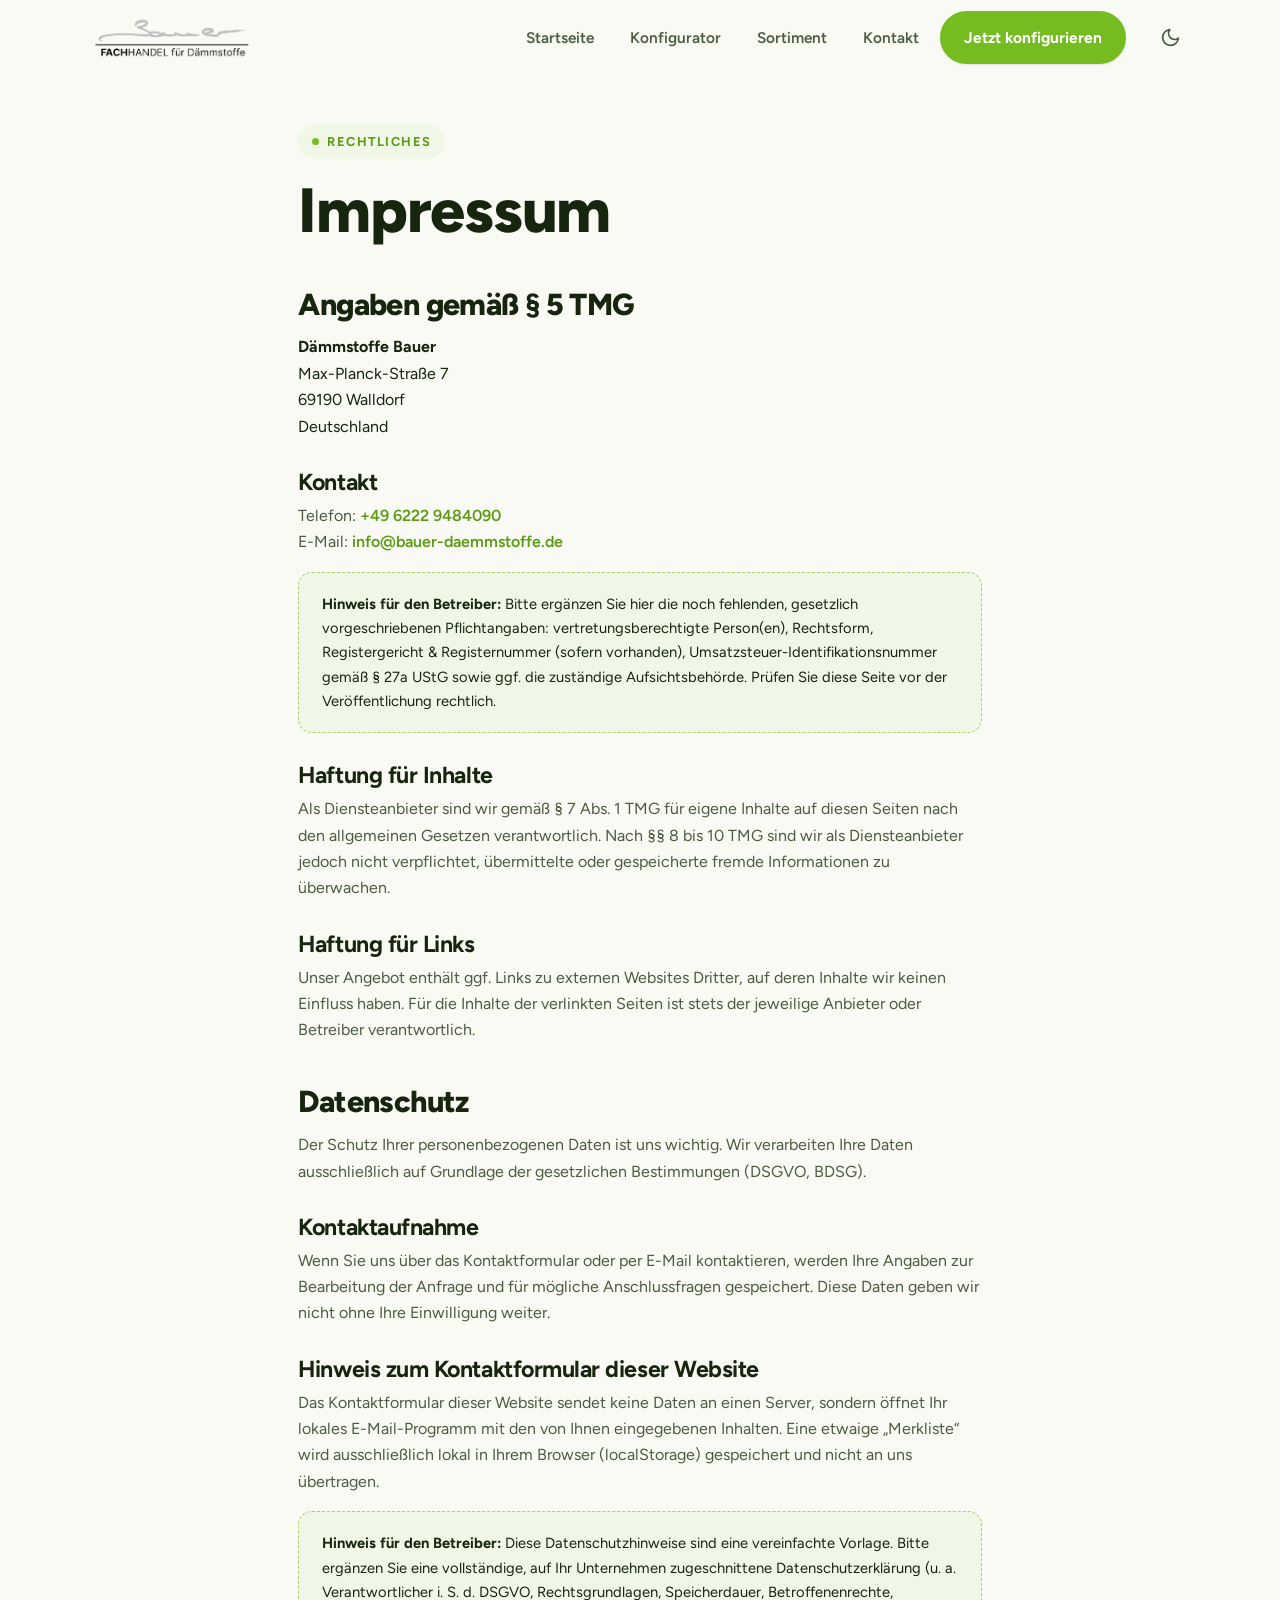
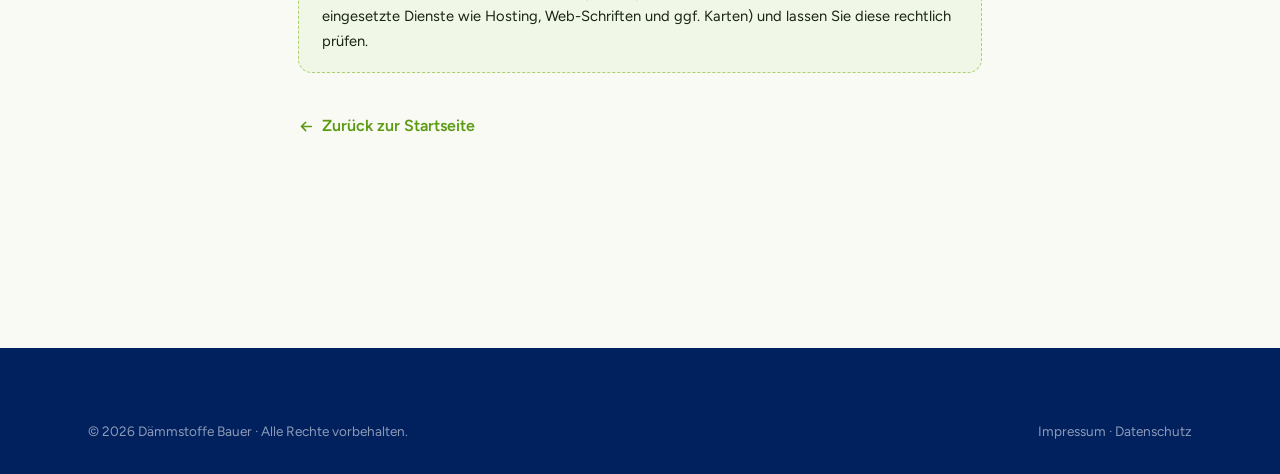
<file: impressum.html>
<!DOCTYPE html>
<html lang="de">
<head>
  <meta charset="UTF-8" />
  <meta name="viewport" content="width=device-width, initial-scale=1.0" />
  <title>Impressum &amp; Datenschutz · Dämmstoffe Bauer</title>
  <meta name="description" content="Impressum und Datenschutzhinweise von Dämmstoffe Bauer, Walldorf." />
  <meta name="theme-color" content="#74bc20" />
  <meta name="robots" content="noindex" />
  <link rel="icon" href="data:image/svg+xml,%3Csvg xmlns='http://www.w3.org/2000/svg' viewBox='0 0 24 24'%3E%3Crect width='24' height='24' rx='6' fill='%2374bc20'/%3E%3Cg fill='none' stroke='white' stroke-width='1.7' stroke-linecap='round' stroke-linejoin='round'%3E%3Cpath d='M5 11l7-5 7 5'/%3E%3Cpath d='M6.5 10v8h11v-8'/%3E%3Cpath d='M6.5 13h11M6.5 15.5h11'/%3E%3C/g%3E%3C/svg%3E" />
  <link rel="preconnect" href="https://fonts.googleapis.com" />
  <link rel="preconnect" href="https://fonts.gstatic.com" crossorigin />
  <link href="https://fonts.googleapis.com/css2?family=Figtree:wght@400;500;600;700;800&display=swap" rel="stylesheet" />
  <link rel="stylesheet" href="css/style.css" />
  <style>
    .prose { max-width: 760px; }
    .prose h2 { margin-top: 2.6rem; margin-bottom: .8rem; font-size: clamp(1.4rem, 3vw, 1.9rem); }
    .prose h3 { margin-top: 1.8rem; margin-bottom: .5rem; }
    .prose p, .prose address { margin-bottom: 1rem; font-style: normal; }
    .prose a { color: var(--primary); font-weight: 600; }
    .note-box { background: var(--primary-soft); border: 1px dashed var(--leaf-300); border-radius: var(--radius); padding: 1.2rem 1.4rem; font-size: .92rem; }
  </style>
</head>
<body>
  <div class="scroll-progress" aria-hidden="true"></div>

  <header class="site-header">
    <div class="header-inner">
      <a class="brand" href="index.html" aria-label="Dämmstoffe Bauer – Startseite">
        <img class="brand-logo" src="assets/img/logo.png" alt="Dämmstoffe Bauer" width="184" height="46" />
      </a>
      <nav class="nav" id="mainnav" aria-label="Hauptnavigation">
        <ul class="nav__list">
          <li><a class="nav__link" href="index.html">Startseite</a></li>
          <li><a class="nav__link" href="konfigurator.html">Konfigurator</a></li>
          <li><a class="nav__link" href="sortiment.html">Sortiment</a></li>
          <li><a class="nav__link" href="index.html#kontakt">Kontakt</a></li>
          <li><a class="btn btn--accent" href="konfigurator.html">Jetzt konfigurieren</a></li>
        </ul>
      </nav>
      <div class="header-actions">
        <button class="icon-btn" data-theme-toggle aria-label="Farbschema wechseln">
          <svg class="moon" viewBox="0 0 24 24" fill="none" stroke="currentColor" stroke-width="2" stroke-linecap="round" stroke-linejoin="round"><path d="M21 12.8A9 9 0 1 1 11.2 3a7 7 0 0 0 9.8 9.8z"/></svg>
          <svg class="sun" viewBox="0 0 24 24" fill="none" stroke="currentColor" stroke-width="2" stroke-linecap="round" stroke-linejoin="round"><circle cx="12" cy="12" r="4.2"/><path d="M12 2v2.5M12 19.5V22M4.2 4.2l1.8 1.8M18 18l1.8 1.8M2 12h2.5M19.5 12H22M4.2 19.8 6 18M18 6l1.8-1.8"/></svg>
        </button>
        <button class="nav-toggle" aria-label="Menü öffnen" aria-expanded="false" aria-controls="mainnav"><span></span><span></span><span></span></button>
      </div>
    </div>
  </header>

  <main>
    <section class="section" style="padding-top:calc(var(--header-h) + 3rem)">
      <div class="container prose">
        <span class="eyebrow">Rechtliches</span>
        <h1 id="impressum">Impressum</h1>

        <h2>Angaben gemäß § 5 TMG</h2>
        <address>
          <strong>Dämmstoffe Bauer</strong><br />
          Max-Planck-Straße 7<br />
          69190 Walldorf<br />
          Deutschland
        </address>

        <h3>Kontakt</h3>
        <p>
          Telefon: <a href="tel:+4962229484090">+49 6222 9484090</a><br />
          E-Mail: <a href="mailto:info@bauer-daemmstoffe.de">info@bauer-daemmstoffe.de</a>
        </p>

        <div class="note-box">
          <strong>Hinweis für den Betreiber:</strong> Bitte ergänzen Sie hier die noch fehlenden, gesetzlich vorgeschriebenen Pflichtangaben:
          vertretungsberechtigte Person(en), Rechtsform, Registergericht &amp; Registernummer (sofern vorhanden), Umsatzsteuer-Identifikationsnummer
          gemäß § 27a UStG sowie ggf. die zuständige Aufsichtsbehörde. Prüfen Sie diese Seite vor der Veröffentlichung rechtlich.
        </div>

        <h3>Haftung für Inhalte</h3>
        <p>Als Diensteanbieter sind wir gemäß § 7 Abs. 1 TMG für eigene Inhalte auf diesen Seiten nach den allgemeinen Gesetzen verantwortlich. Nach §§ 8 bis 10 TMG sind wir als Diensteanbieter jedoch nicht verpflichtet, übermittelte oder gespeicherte fremde Informationen zu überwachen.</p>

        <h3>Haftung für Links</h3>
        <p>Unser Angebot enthält ggf. Links zu externen Websites Dritter, auf deren Inhalte wir keinen Einfluss haben. Für die Inhalte der verlinkten Seiten ist stets der jeweilige Anbieter oder Betreiber verantwortlich.</p>

        <h2 id="datenschutz">Datenschutz</h2>
        <p>Der Schutz Ihrer personenbezogenen Daten ist uns wichtig. Wir verarbeiten Ihre Daten ausschließlich auf Grundlage der gesetzlichen Bestimmungen (DSGVO, BDSG).</p>

        <h3>Kontaktaufnahme</h3>
        <p>Wenn Sie uns über das Kontaktformular oder per E-Mail kontaktieren, werden Ihre Angaben zur Bearbeitung der Anfrage und für mögliche Anschlussfragen gespeichert. Diese Daten geben wir nicht ohne Ihre Einwilligung weiter.</p>

        <h3>Hinweis zum Kontaktformular dieser Website</h3>
        <p>Das Kontaktformular dieser Website sendet keine Daten an einen Server, sondern öffnet Ihr lokales E-Mail-Programm mit den von Ihnen eingegebenen Inhalten. Eine etwaige „Merkliste“ wird ausschließlich lokal in Ihrem Browser (localStorage) gespeichert und nicht an uns übertragen.</p>

        <div class="note-box">
          <strong>Hinweis für den Betreiber:</strong> Diese Datenschutzhinweise sind eine vereinfachte Vorlage. Bitte ergänzen Sie eine vollständige, auf Ihr Unternehmen
          zugeschnittene Datenschutzerklärung (u.&nbsp;a. Verantwortlicher i.&nbsp;S.&nbsp;d. DSGVO, Rechtsgrundlagen, Speicherdauer, Betroffenenrechte,
          eingesetzte Dienste wie Hosting, Web-Schriften und ggf. Karten) und lassen Sie diese rechtlich prüfen.
        </div>

        <p style="margin-top:2.5rem"><a class="link-arrow" href="index.html"><svg viewBox="0 0 24 24" fill="none" stroke="currentColor" stroke-width="2.2" stroke-linecap="round" stroke-linejoin="round" style="transform:rotate(180deg)"><path d="M5 12h14M13 6l6 6-6 6"/></svg> Zurück zur Startseite</a></p>
      </div>
    </section>
  </main>

  <footer class="site-footer">
    <div class="container">
      <div class="footer-bottom" style="border-top:0;padding-top:0">
        <span>© <span data-year>2025</span> Dämmstoffe Bauer · Alle Rechte vorbehalten.</span>
        <span><a href="impressum.html">Impressum</a> · <a href="impressum.html#datenschutz">Datenschutz</a></span>
      </div>
    </div>
  </footer>

  <script src="js/main.js" defer></script>
</body>
</html>
</file>
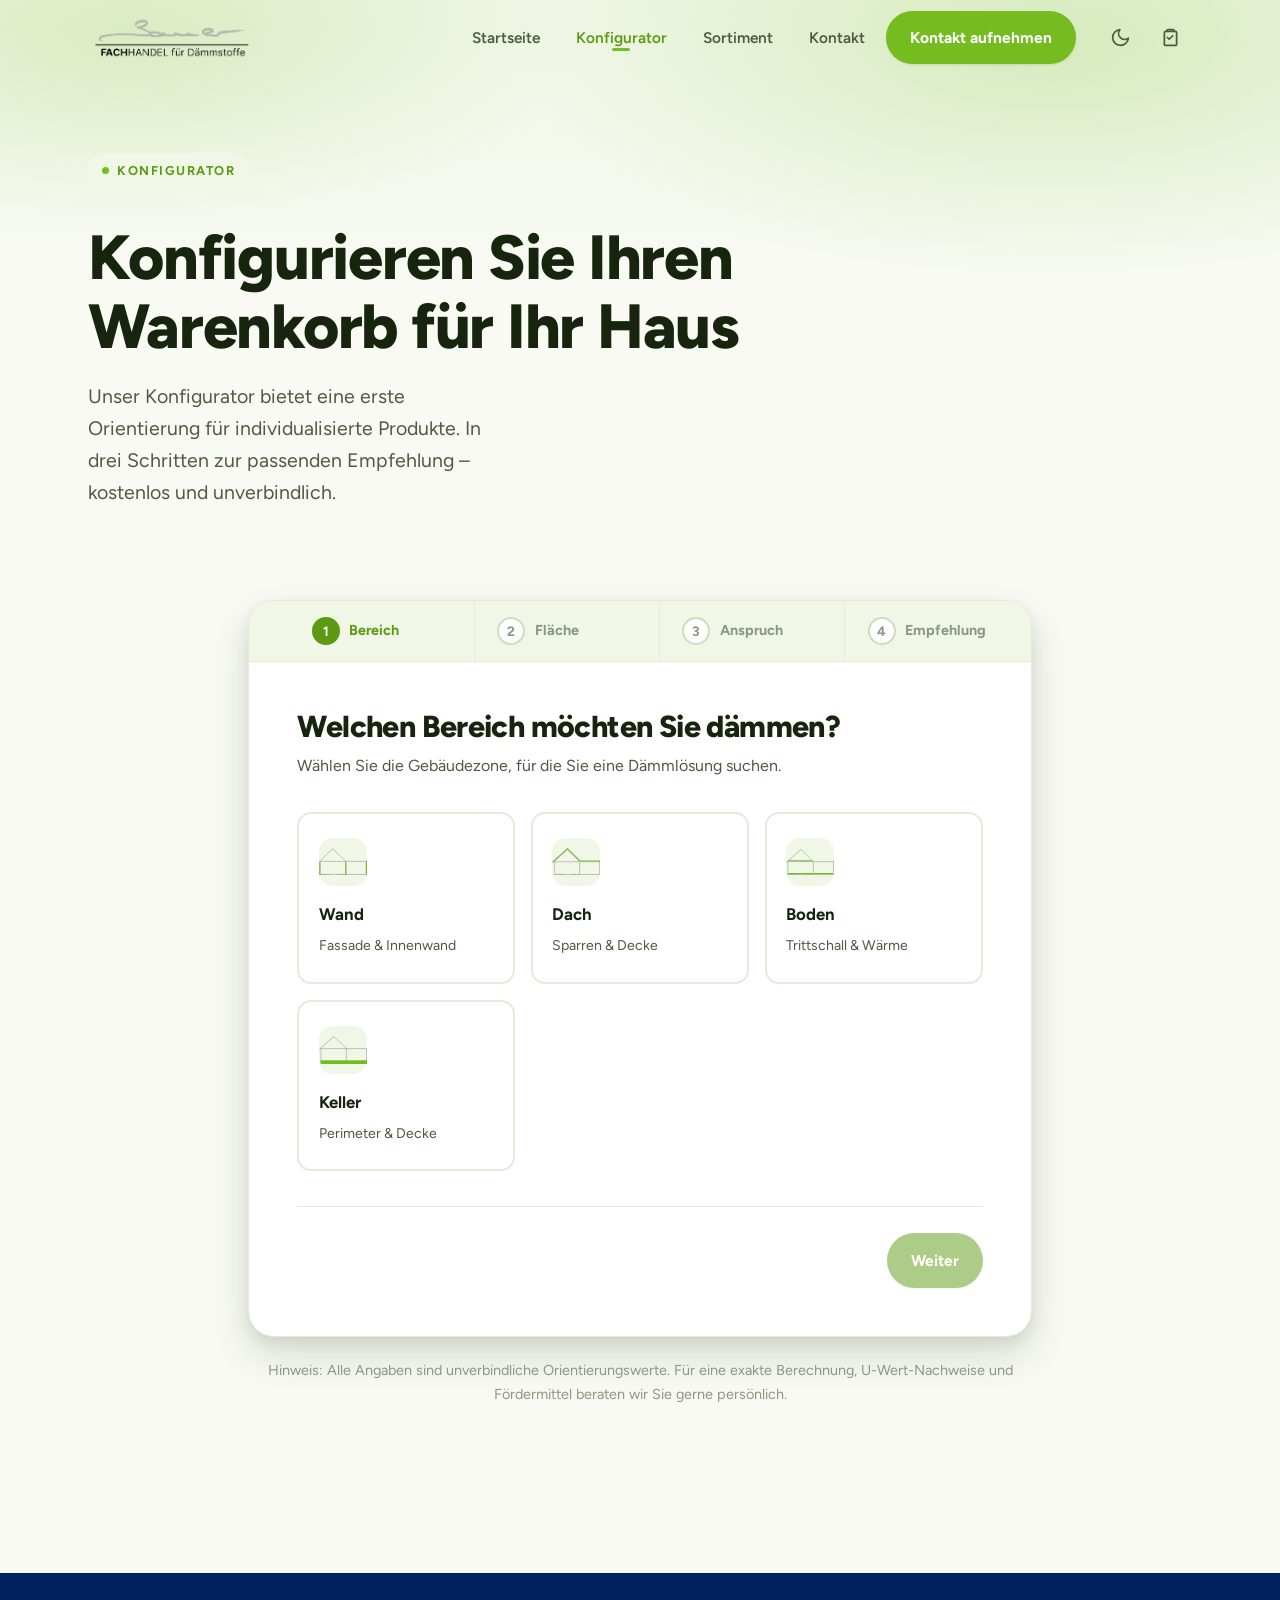
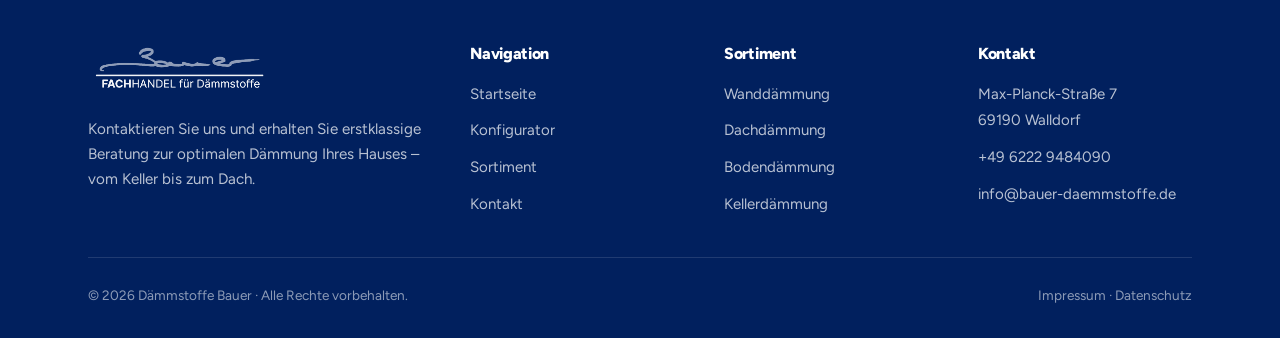
<file: konfigurator.html>
<!DOCTYPE html>
<html lang="de">
<head>
  <meta charset="UTF-8" />
  <meta name="viewport" content="width=device-width, initial-scale=1.0" />
  <title>Konfigurator · Dämmstoffe Bauer</title>
  <meta name="description" content="Der Dämmstoff-Konfigurator von Dämmstoffe Bauer: Bereich wählen, Fläche angeben und in drei Schritten eine passende Empfehlung mit Richtwerten erhalten." />
  <meta name="theme-color" content="#74bc20" />
  <link rel="icon" href="data:image/svg+xml,%3Csvg xmlns='http://www.w3.org/2000/svg' viewBox='0 0 24 24'%3E%3Crect width='24' height='24' rx='6' fill='%2374bc20'/%3E%3Cg fill='none' stroke='white' stroke-width='1.7' stroke-linecap='round' stroke-linejoin='round'%3E%3Cpath d='M5 11l7-5 7 5'/%3E%3Cpath d='M6.5 10v8h11v-8'/%3E%3Cpath d='M6.5 13h11M6.5 15.5h11'/%3E%3C/g%3E%3C/svg%3E" />
  <link rel="preconnect" href="https://fonts.googleapis.com" />
  <link rel="preconnect" href="https://fonts.gstatic.com" crossorigin />
  <link href="https://fonts.googleapis.com/css2?family=Figtree:wght@400;500;600;700;800&display=swap" rel="stylesheet" />
  <link rel="stylesheet" href="css/style.css" />
</head>
<body>
  <div class="scroll-progress" aria-hidden="true"></div>

  <header class="site-header">
    <div class="header-inner">
      <a class="brand" href="index.html" aria-label="Dämmstoffe Bauer – Startseite">
        <img class="brand-logo" src="assets/img/logo.png" alt="Dämmstoffe Bauer" width="184" height="46" />
      </a>
      <nav class="nav" id="mainnav" aria-label="Hauptnavigation">
        <ul class="nav__list">
          <li><a class="nav__link" href="index.html">Startseite</a></li>
          <li><a class="nav__link is-active" href="konfigurator.html">Konfigurator</a></li>
          <li><a class="nav__link" href="sortiment.html">Sortiment</a></li>
          <li><a class="nav__link" href="index.html#kontakt">Kontakt</a></li>
          <li><a class="btn btn--accent" href="index.html#kontakt">Kontakt aufnehmen</a></li>
        </ul>
      </nav>
      <div class="header-actions">
        <button class="icon-btn" data-theme-toggle aria-label="Farbschema wechseln">
          <svg class="moon" viewBox="0 0 24 24" fill="none" stroke="currentColor" stroke-width="2" stroke-linecap="round" stroke-linejoin="round"><path d="M21 12.8A9 9 0 1 1 11.2 3a7 7 0 0 0 9.8 9.8z"/></svg>
          <svg class="sun" viewBox="0 0 24 24" fill="none" stroke="currentColor" stroke-width="2" stroke-linecap="round" stroke-linejoin="round"><circle cx="12" cy="12" r="4.2"/><path d="M12 2v2.5M12 19.5V22M4.2 4.2l1.8 1.8M18 18l1.8 1.8M2 12h2.5M19.5 12H22M4.2 19.8 6 18M18 6l1.8-1.8"/></svg>
        </button>
        <a class="icon-btn desktop-only" href="index.html#kontakt" aria-label="Merkliste / Anfrage ansehen">
          <svg viewBox="0 0 24 24" fill="none" stroke="currentColor" stroke-width="2" stroke-linecap="round" stroke-linejoin="round"><path d="M9 3h6a1 1 0 0 1 1 1v1h1.5A1.5 1.5 0 0 1 19 6.5V20a1 1 0 0 1-1 1H6a1 1 0 0 1-1-1V6.5A1.5 1.5 0 0 1 6.5 5H8V4a1 1 0 0 1 1-1z"/><path d="M9 5h6"/><path d="M8.5 12l2 2 4-4"/></svg>
          <span class="cart-count" aria-hidden="true">0</span>
        </a>
        <button class="nav-toggle" aria-label="Menü öffnen" aria-expanded="false" aria-controls="mainnav"><span></span><span></span><span></span></button>
      </div>
    </div>
  </header>

  <main>
    <section class="hero" style="padding-bottom:clamp(1.5rem,4vw,2.5rem)">
      <div class="hero__bg" aria-hidden="true"></div>
      <div class="container">
        <div class="section-head" style="max-width:760px">
          <span class="eyebrow">Konfigurator</span>
          <h1>Konfigurieren Sie Ihren Warenkorb für Ihr Haus</h1>
          <p class="lead" style="margin-top:1rem">Unser Konfigurator bietet eine erste Orientierung für individualisierte Produkte. In drei Schritten zur passenden Empfehlung – kostenlos und unverbindlich.</p>
        </div>
      </div>
    </section>

    <section style="padding-bottom:clamp(3rem,7vw,6rem)">
      <div class="container" style="max-width:860px">
        <div class="config-shell">
          <ol class="config-progress">
            <li class="active"><span class="dot">1</span><span class="label-text">Bereich</span></li>
            <li><span class="dot">2</span><span class="label-text">Fläche</span></li>
            <li><span class="dot">3</span><span class="label-text">Anspruch</span></li>
            <li><span class="dot">4</span><span class="label-text">Empfehlung</span></li>
          </ol>

          <div class="config-body">
            <!-- Step 1 -->
            <div class="config-step active">
              <h2>Welchen Bereich möchten Sie dämmen?</h2>
              <p>Wählen Sie die Gebäudezone, für die Sie eine Dämmlösung suchen.</p>
              <div class="choice-grid">
                <button type="button" class="choice" data-bereich="wand">
                  <span class="choice__icon"><img class="zone-ico" style="width:56px;height:34px;margin:0" src="assets/img/zones/walls.svg" alt="" aria-hidden="true" /></span>
                  <strong>Wand</strong><span>Fassade &amp; Innenwand</span>
                </button>
                <button type="button" class="choice" data-bereich="dach">
                  <span class="choice__icon"><img class="zone-ico" style="width:56px;height:34px;margin:0" src="assets/img/zones/roof.svg" alt="" aria-hidden="true" /></span>
                  <strong>Dach</strong><span>Sparren &amp; Decke</span>
                </button>
                <button type="button" class="choice" data-bereich="boden">
                  <span class="choice__icon"><img class="zone-ico" style="width:56px;height:34px;margin:0" src="assets/img/zones/floor.svg" alt="" aria-hidden="true" /></span>
                  <strong>Boden</strong><span>Trittschall &amp; Wärme</span>
                </button>
                <button type="button" class="choice" data-bereich="keller">
                  <span class="choice__icon"><img class="zone-ico" style="width:56px;height:34px;margin:0" src="assets/img/zones/basement.svg" alt="" aria-hidden="true" /></span>
                  <strong>Keller</strong><span>Perimeter &amp; Decke</span>
                </button>
              </div>
            </div>

            <!-- Step 2 -->
            <div class="config-step">
              <h2>Wie groß ist die Fläche?</h2>
              <p>Geben Sie die ungefähre Fläche in Quadratmetern an – den Verschnitt berücksichtigen wir automatisch.</p>
              <div class="field">
                <label for="cfgArea">Zu dämmende Fläche: <strong style="color:var(--primary)"><span id="cfgAreaVal">25</span> m²</strong></label>
                <div class="range-row">
                  <span style="font-weight:700;color:var(--ink-faint)">5</span>
                  <input type="range" id="cfgArea" min="5" max="300" step="1" value="25" />
                  <span style="font-weight:700;color:var(--ink-faint)">300</span>
                </div>
              </div>
              <p style="font-size:.9rem;color:var(--ink-faint)">Tipp: Sie kennen die Fläche noch nicht genau? Eine grobe Schätzung genügt für die erste Orientierung.</p>
            </div>

            <!-- Step 3 -->
            <div class="config-step">
              <h2>Welcher Anspruch passt zu Ihnen?</h2>
              <p>Von solide und preisbewusst bis ökologisch – wir richten die Empfehlung danach aus.</p>
              <div class="choice-grid">
                <button type="button" class="choice" data-anspruch="standard">
                  <span class="choice__icon"><svg viewBox="0 0 24 24" fill="none" stroke="currentColor" stroke-width="1.9" stroke-linecap="round" stroke-linejoin="round"><path d="M12 2 4 6v6c0 5 3.5 8 8 10 4.5-2 8-5 8-10V6z"/></svg></span>
                  <strong>Standard</strong><span>Solide &amp; preisbewusst</span><span class="choice__price">€ · gutes Preis-Leistung</span>
                </button>
                <button type="button" class="choice" data-anspruch="premium">
                  <span class="choice__icon"><svg viewBox="0 0 24 24" fill="none" stroke="currentColor" stroke-width="1.9" stroke-linecap="round" stroke-linejoin="round"><path d="m12 2 2.9 6.3 6.8.8-5 4.7 1.3 6.7L12 18l-6 3.5 1.3-6.7-5-4.7 6.8-.8z"/></svg></span>
                  <strong>Premium</strong><span>Beste Dämmwerte</span><span class="choice__price">€€ · top Effizienz</span>
                </button>
                <button type="button" class="choice" data-anspruch="oeko">
                  <span class="choice__icon"><svg viewBox="0 0 24 24" fill="none" stroke="currentColor" stroke-width="1.9" stroke-linecap="round" stroke-linejoin="round"><path d="M11 20A7 7 0 0 1 4 13c0-5 6-9 6-9s.8 3 3 5 4 3 4 6a6 6 0 0 1-6 5z"/><path d="M11 20c0-4 2-7 5-9"/></svg></span>
                  <strong>Ökologisch</strong><span>Naturdämmstoffe</span><span class="choice__price">€€€ · nachhaltig</span>
                </button>
              </div>
            </div>

            <!-- Step 4 -->
            <div class="config-step">
              <div id="resultArea"></div>
            </div>

            <div class="config-nav">
              <button class="btn btn--ghost" id="cfgBack" type="button">
                <svg viewBox="0 0 24 24" fill="none" stroke="currentColor" stroke-width="2.2" stroke-linecap="round" stroke-linejoin="round"><path d="M19 12H5M11 6l-6 6 6 6"/></svg>
                Zurück
              </button>
              <button class="btn" id="cfgNext" type="button">Weiter
                <svg viewBox="0 0 24 24" fill="none" stroke="currentColor" stroke-width="2.2" stroke-linecap="round" stroke-linejoin="round"><path d="M5 12h14M13 6l6 6-6 6"/></svg>
              </button>
            </div>
          </div>
        </div>

        <p style="text-align:center;margin-top:1.4rem;font-size:.9rem;color:var(--ink-faint)">
          Hinweis: Alle Angaben sind unverbindliche Orientierungswerte. Für eine exakte Berechnung, U-Wert-Nachweise und Fördermittel beraten wir Sie gerne persönlich.
        </p>
      </div>
    </section>
  </main>

  <footer class="site-footer">
    <div class="container">
      <div class="footer-grid">
        <div>
          <a class="brand" href="index.html">
            <img class="brand-logo" src="assets/img/logo.png" alt="Dämmstoffe Bauer" width="184" height="46" />
          </a>
          <p class="footer-about">Kontaktieren Sie uns und erhalten Sie erstklassige Beratung zur optimalen Dämmung Ihres Hauses – vom Keller bis zum Dach.</p>
        </div>
        <div class="footer-col">
          <h4>Navigation</h4>
          <ul>
            <li><a href="index.html">Startseite</a></li>
            <li><a href="konfigurator.html">Konfigurator</a></li>
            <li><a href="sortiment.html">Sortiment</a></li>
            <li><a href="index.html#kontakt">Kontakt</a></li>
          </ul>
        </div>
        <div class="footer-col">
          <h4>Sortiment</h4>
          <ul>
            <li><a href="sortiment.html?cat=wand">Wanddämmung</a></li>
            <li><a href="sortiment.html?cat=dach">Dachdämmung</a></li>
            <li><a href="sortiment.html?cat=boden">Bodendämmung</a></li>
            <li><a href="sortiment.html?cat=keller">Kellerdämmung</a></li>
          </ul>
        </div>
        <div class="footer-col">
          <h4>Kontakt</h4>
          <ul>
            <li><a href="https://www.google.com/maps/search/?api=1&query=Max-Planck-Stra%C3%9Fe+7+69190+Walldorf" target="_blank" rel="noopener">Max-Planck-Straße 7<br />69190 Walldorf</a></li>
            <li><a href="tel:+4962229484090">+49 6222 9484090</a></li>
            <li><a href="mailto:info@bauer-daemmstoffe.de">info@bauer-daemmstoffe.de</a></li>
          </ul>
        </div>
      </div>
      <div class="footer-bottom">
        <span>© <span data-year>2025</span> Dämmstoffe Bauer · Alle Rechte vorbehalten.</span>
        <span><a href="impressum.html">Impressum</a> · <a href="impressum.html#datenschutz">Datenschutz</a></span>
      </div>
    </div>
  </footer>

  <script src="js/main.js" defer></script>
  <script src="js/konfigurator.js" defer></script>
</body>
</html>
</file>
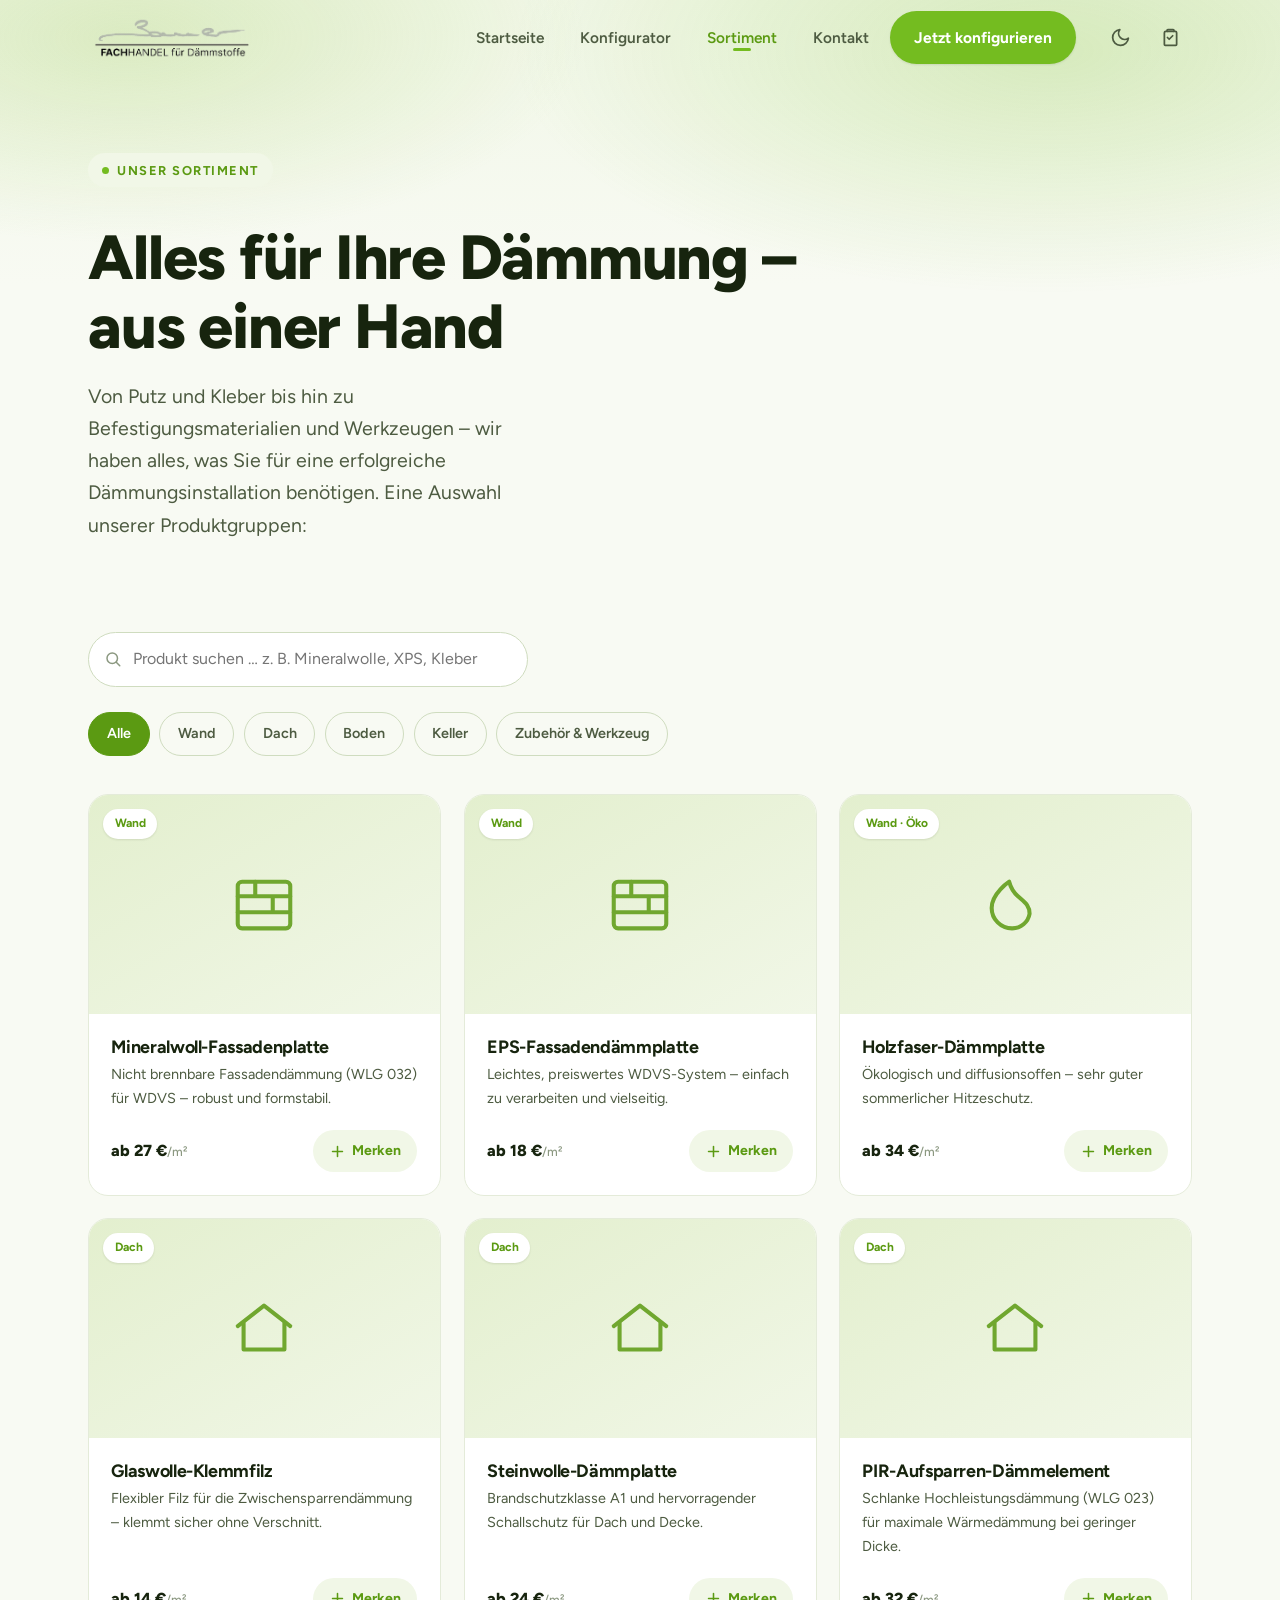
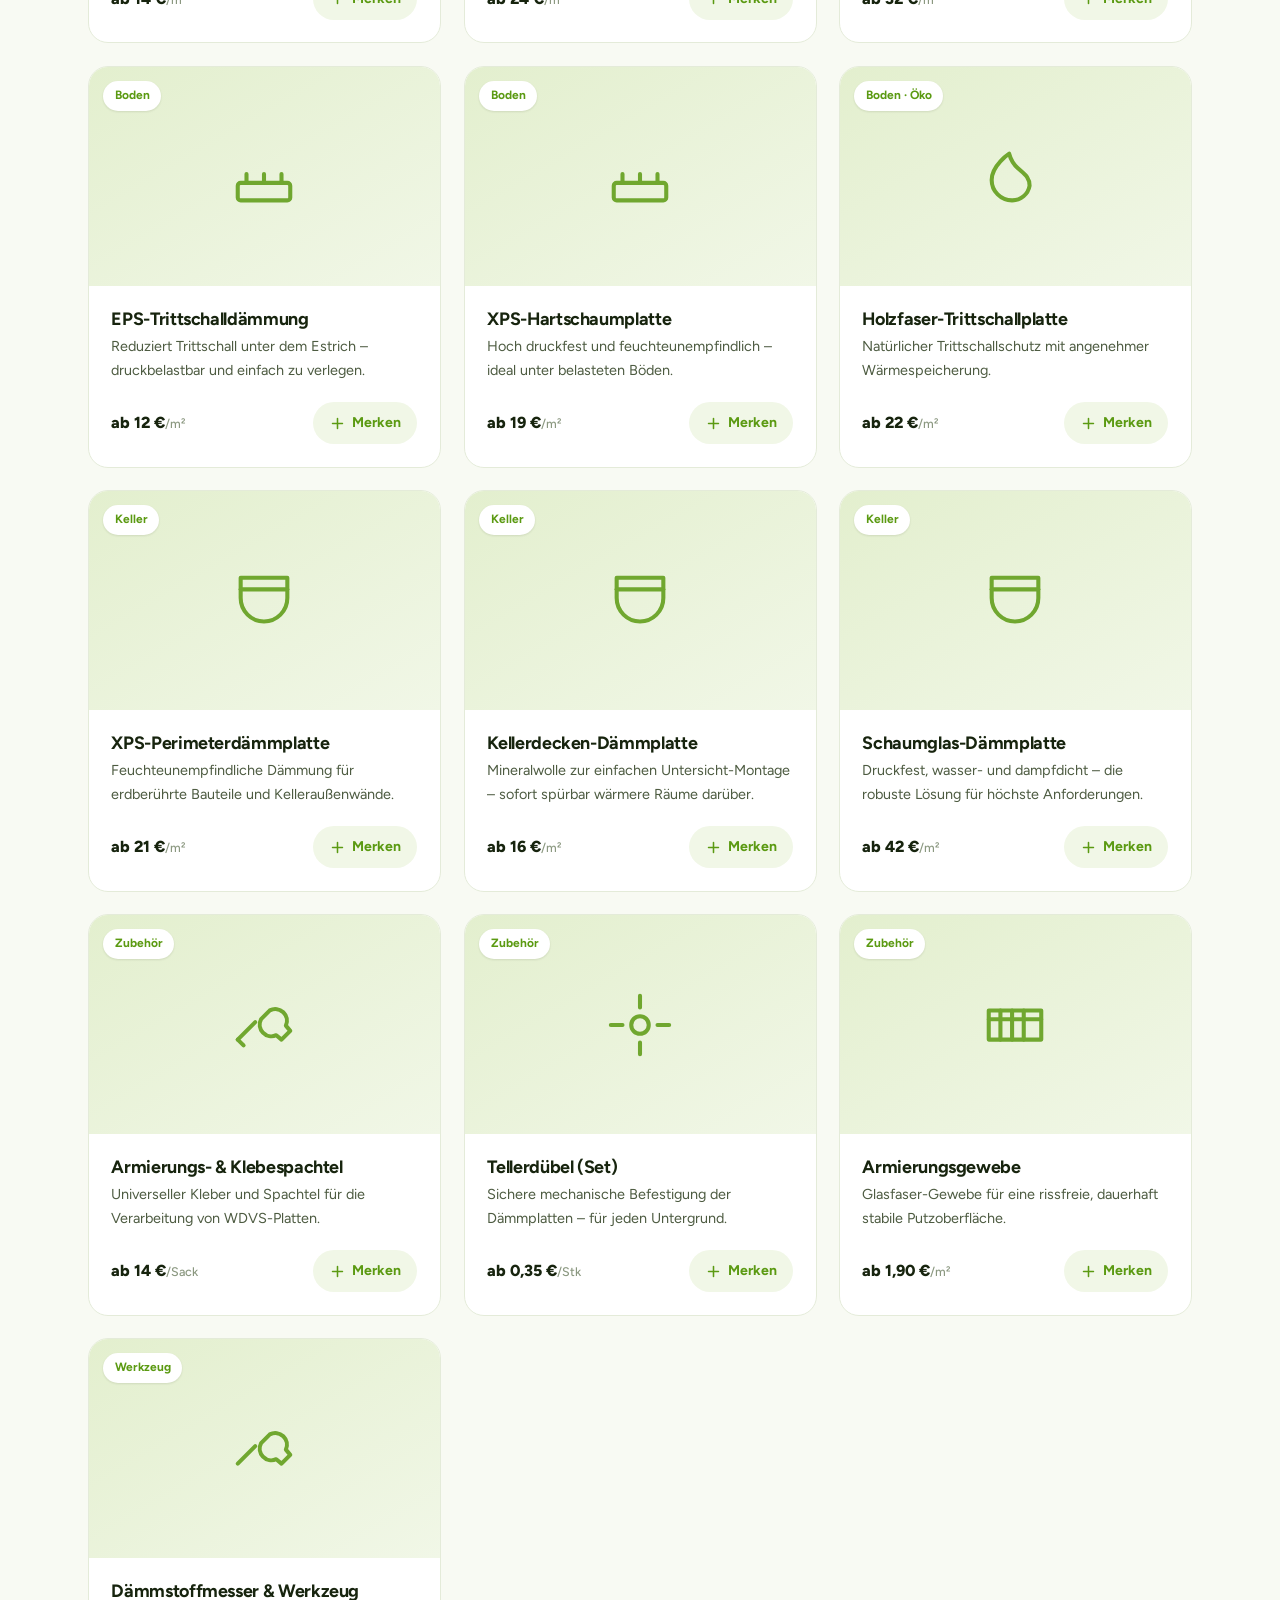
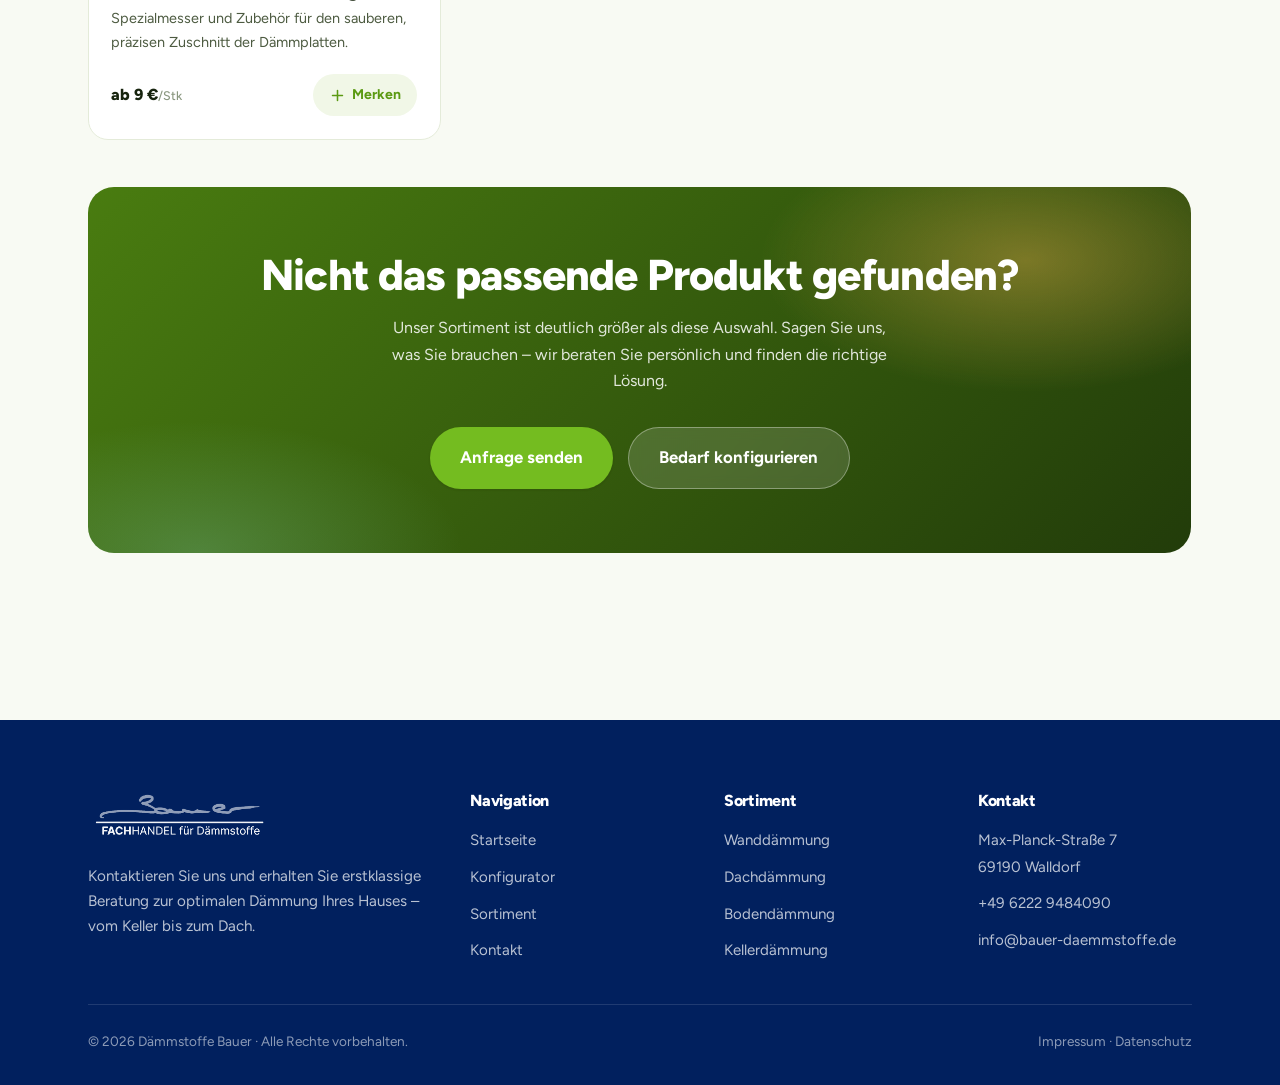
<file: sortiment.html>
<!DOCTYPE html>
<html lang="de">
<head>
  <meta charset="UTF-8" />
  <meta name="viewport" content="width=device-width, initial-scale=1.0" />
  <title>Sortiment · Dämmstoffe Bauer</title>
  <meta name="description" content="Das Sortiment von Dämmstoffe Bauer: Dämmstoffe für Wand, Dach, Boden und Keller sowie Putz, Kleber, Befestigung und Werkzeug – alles aus einer Hand in Walldorf." />
  <meta name="theme-color" content="#74bc20" />
  <link rel="icon" href="data:image/svg+xml,%3Csvg xmlns='http://www.w3.org/2000/svg' viewBox='0 0 24 24'%3E%3Crect width='24' height='24' rx='6' fill='%2374bc20'/%3E%3Cg fill='none' stroke='white' stroke-width='1.7' stroke-linecap='round' stroke-linejoin='round'%3E%3Cpath d='M5 11l7-5 7 5'/%3E%3Cpath d='M6.5 10v8h11v-8'/%3E%3Cpath d='M6.5 13h11M6.5 15.5h11'/%3E%3C/g%3E%3C/svg%3E" />
  <link rel="preconnect" href="https://fonts.googleapis.com" />
  <link rel="preconnect" href="https://fonts.gstatic.com" crossorigin />
  <link href="https://fonts.googleapis.com/css2?family=Figtree:wght@400;500;600;700;800&display=swap" rel="stylesheet" />
  <link rel="stylesheet" href="css/style.css" />
</head>
<body>
  <div class="scroll-progress" aria-hidden="true"></div>

  <header class="site-header">
    <div class="header-inner">
      <a class="brand" href="index.html" aria-label="Dämmstoffe Bauer – Startseite">
        <img class="brand-logo" src="assets/img/logo.png" alt="Dämmstoffe Bauer" width="184" height="46" />
      </a>
      <nav class="nav" id="mainnav" aria-label="Hauptnavigation">
        <ul class="nav__list">
          <li><a class="nav__link" href="index.html">Startseite</a></li>
          <li><a class="nav__link" href="konfigurator.html">Konfigurator</a></li>
          <li><a class="nav__link is-active" href="sortiment.html">Sortiment</a></li>
          <li><a class="nav__link" href="index.html#kontakt">Kontakt</a></li>
          <li><a class="btn btn--accent" href="konfigurator.html">Jetzt konfigurieren</a></li>
        </ul>
      </nav>
      <div class="header-actions">
        <button class="icon-btn" data-theme-toggle aria-label="Farbschema wechseln">
          <svg class="moon" viewBox="0 0 24 24" fill="none" stroke="currentColor" stroke-width="2" stroke-linecap="round" stroke-linejoin="round"><path d="M21 12.8A9 9 0 1 1 11.2 3a7 7 0 0 0 9.8 9.8z"/></svg>
          <svg class="sun" viewBox="0 0 24 24" fill="none" stroke="currentColor" stroke-width="2" stroke-linecap="round" stroke-linejoin="round"><circle cx="12" cy="12" r="4.2"/><path d="M12 2v2.5M12 19.5V22M4.2 4.2l1.8 1.8M18 18l1.8 1.8M2 12h2.5M19.5 12H22M4.2 19.8 6 18M18 6l1.8-1.8"/></svg>
        </button>
        <a class="icon-btn desktop-only" href="index.html#kontakt" aria-label="Merkliste / Anfrage ansehen">
          <svg viewBox="0 0 24 24" fill="none" stroke="currentColor" stroke-width="2" stroke-linecap="round" stroke-linejoin="round"><path d="M9 3h6a1 1 0 0 1 1 1v1h1.5A1.5 1.5 0 0 1 19 6.5V20a1 1 0 0 1-1 1H6a1 1 0 0 1-1-1V6.5A1.5 1.5 0 0 1 6.5 5H8V4a1 1 0 0 1 1-1z"/><path d="M9 5h6"/><path d="M8.5 12l2 2 4-4"/></svg>
          <span class="cart-count" aria-hidden="true">0</span>
        </a>
        <button class="nav-toggle" aria-label="Menü öffnen" aria-expanded="false" aria-controls="mainnav"><span></span><span></span><span></span></button>
      </div>
    </div>
  </header>

  <main>
    <section class="hero" style="padding-bottom:clamp(1.5rem,4vw,2.5rem)">
      <div class="hero__bg" aria-hidden="true"></div>
      <div class="container">
        <div class="section-head" style="max-width:760px">
          <span class="eyebrow">Unser Sortiment</span>
          <h1>Alles für Ihre Dämmung – aus einer Hand</h1>
          <p class="lead" style="margin-top:1rem">Von Putz und Kleber bis hin zu Befestigungsmaterialien und Werkzeugen – wir haben alles, was Sie für eine erfolgreiche Dämmungsinstallation benötigen. Eine Auswahl unserer Produktgruppen:</p>
        </div>
      </div>
    </section>

    <section style="padding-bottom:clamp(3rem,7vw,6rem)">
      <div class="container">
        <div class="search-box">
          <svg viewBox="0 0 24 24" fill="none" stroke="currentColor" stroke-width="2" stroke-linecap="round" stroke-linejoin="round"><circle cx="11" cy="11" r="7"/><path d="m21 21-4.3-4.3"/></svg>
          <input type="search" id="productSearch" placeholder="Produkt suchen … z. B. Mineralwolle, XPS, Kleber" aria-label="Produkte durchsuchen" />
        </div>
        <div class="filter-bar" role="group" aria-label="Sortiment filtern">
          <button class="chip active" data-filter="all" aria-pressed="true">Alle</button>
          <button class="chip" data-filter="wand" aria-pressed="false">Wand</button>
          <button class="chip" data-filter="dach" aria-pressed="false">Dach</button>
          <button class="chip" data-filter="boden" aria-pressed="false">Boden</button>
          <button class="chip" data-filter="keller" aria-pressed="false">Keller</button>
          <button class="chip" data-filter="zubehoer" aria-pressed="false">Zubehör &amp; Werkzeug</button>
        </div>

        <div class="product-grid">
          <!-- WAND -->
          <article class="product reveal" data-cat="wand">
            <div class="product__visual"><span class="product__tag">Wand</span><svg viewBox="0 0 24 24" fill="none" stroke="currentColor" stroke-width="1.4" stroke-linecap="round" stroke-linejoin="round"><rect x="3" y="4" width="18" height="16" rx="1.5"/><path d="M3 9h18M3 14.5h18M9 4v5M15 9v5.5"/></svg></div>
            <div class="product__body">
              <h3>Mineralwoll-Fassadenplatte</h3>
              <p>Nicht brennbare Fassadendämmung (WLG 032) für WDVS – robust und formstabil.</p>
              <div class="product__foot">
                <span class="product__price">ab 27&nbsp;€<small>/m²</small></span>
                <button class="add-btn" data-add="p-mw-fassade" data-name="Mineralwoll-Fassadenplatte"><svg viewBox="0 0 24 24" fill="none" stroke="currentColor" stroke-width="2.2" stroke-linecap="round" stroke-linejoin="round"><path d="M12 5v14M5 12h14"/></svg><span class="add-label">Merken</span></button>
              </div>
            </div>
          </article>
          <article class="product reveal" data-cat="wand">
            <div class="product__visual"><span class="product__tag">Wand</span><svg viewBox="0 0 24 24" fill="none" stroke="currentColor" stroke-width="1.4" stroke-linecap="round" stroke-linejoin="round"><rect x="3" y="4" width="18" height="16" rx="1.5"/><path d="M3 9h18M3 14.5h18M9 4v5M15 9v5.5"/></svg></div>
            <div class="product__body">
              <h3>EPS-Fassadendämmplatte</h3>
              <p>Leichtes, preiswertes WDVS-System – einfach zu verarbeiten und vielseitig.</p>
              <div class="product__foot">
                <span class="product__price">ab 18&nbsp;€<small>/m²</small></span>
                <button class="add-btn" data-add="p-eps-fassade" data-name="EPS-Fassadendämmplatte"><svg viewBox="0 0 24 24" fill="none" stroke="currentColor" stroke-width="2.2" stroke-linecap="round" stroke-linejoin="round"><path d="M12 5v14M5 12h14"/></svg><span class="add-label">Merken</span></button>
              </div>
            </div>
          </article>
          <article class="product reveal" data-cat="wand">
            <div class="product__visual"><span class="product__tag">Wand · Öko</span><svg viewBox="0 0 24 24" fill="none" stroke="currentColor" stroke-width="1.4" stroke-linecap="round" stroke-linejoin="round"><path d="M11 20A7 7 0 0 1 4 13c0-5 6-9 6-9s.8 3 3 5 4 3 4 6a6 6 0 0 1-6 5z"/></svg></div>
            <div class="product__body">
              <h3>Holzfaser-Dämmplatte</h3>
              <p>Ökologisch und diffusionsoffen – sehr guter sommerlicher Hitzeschutz.</p>
              <div class="product__foot">
                <span class="product__price">ab 34&nbsp;€<small>/m²</small></span>
                <button class="add-btn" data-add="p-holzfaser-wand" data-name="Holzfaser-Dämmplatte (Wand)"><svg viewBox="0 0 24 24" fill="none" stroke="currentColor" stroke-width="2.2" stroke-linecap="round" stroke-linejoin="round"><path d="M12 5v14M5 12h14"/></svg><span class="add-label">Merken</span></button>
              </div>
            </div>
          </article>

          <!-- DACH -->
          <article class="product reveal" data-cat="dach">
            <div class="product__visual"><span class="product__tag">Dach</span><svg viewBox="0 0 24 24" fill="none" stroke="currentColor" stroke-width="1.4" stroke-linecap="round" stroke-linejoin="round"><path d="M3 11 12 4l9 7"/><path d="M5 10v9h14v-9"/></svg></div>
            <div class="product__body">
              <h3>Glaswolle-Klemmfilz</h3>
              <p>Flexibler Filz für die Zwischensparrendämmung – klemmt sicher ohne Verschnitt.</p>
              <div class="product__foot">
                <span class="product__price">ab 14&nbsp;€<small>/m²</small></span>
                <button class="add-btn" data-add="p-glaswolle-dach" data-name="Glaswolle-Klemmfilz"><svg viewBox="0 0 24 24" fill="none" stroke="currentColor" stroke-width="2.2" stroke-linecap="round" stroke-linejoin="round"><path d="M12 5v14M5 12h14"/></svg><span class="add-label">Merken</span></button>
              </div>
            </div>
          </article>
          <article class="product reveal" data-cat="dach">
            <div class="product__visual"><span class="product__tag">Dach</span><svg viewBox="0 0 24 24" fill="none" stroke="currentColor" stroke-width="1.4" stroke-linecap="round" stroke-linejoin="round"><path d="M3 11 12 4l9 7"/><path d="M5 10v9h14v-9"/></svg></div>
            <div class="product__body">
              <h3>Steinwolle-Dämmplatte</h3>
              <p>Brandschutzklasse A1 und hervorragender Schallschutz für Dach und Decke.</p>
              <div class="product__foot">
                <span class="product__price">ab 24&nbsp;€<small>/m²</small></span>
                <button class="add-btn" data-add="p-steinwolle-dach" data-name="Steinwolle-Dämmplatte"><svg viewBox="0 0 24 24" fill="none" stroke="currentColor" stroke-width="2.2" stroke-linecap="round" stroke-linejoin="round"><path d="M12 5v14M5 12h14"/></svg><span class="add-label">Merken</span></button>
              </div>
            </div>
          </article>
          <article class="product reveal" data-cat="dach">
            <div class="product__visual"><span class="product__tag">Dach</span><svg viewBox="0 0 24 24" fill="none" stroke="currentColor" stroke-width="1.4" stroke-linecap="round" stroke-linejoin="round"><path d="M3 11 12 4l9 7"/><path d="M5 10v9h14v-9"/></svg></div>
            <div class="product__body">
              <h3>PIR-Aufsparren-Dämmelement</h3>
              <p>Schlanke Hochleistungsdämmung (WLG 023) für maximale Wärmedämmung bei geringer Dicke.</p>
              <div class="product__foot">
                <span class="product__price">ab 32&nbsp;€<small>/m²</small></span>
                <button class="add-btn" data-add="p-pir-dach" data-name="PIR-Aufsparren-Dämmelement"><svg viewBox="0 0 24 24" fill="none" stroke="currentColor" stroke-width="2.2" stroke-linecap="round" stroke-linejoin="round"><path d="M12 5v14M5 12h14"/></svg><span class="add-label">Merken</span></button>
              </div>
            </div>
          </article>

          <!-- BODEN -->
          <article class="product reveal" data-cat="boden">
            <div class="product__visual"><span class="product__tag">Boden</span><svg viewBox="0 0 24 24" fill="none" stroke="currentColor" stroke-width="1.4" stroke-linecap="round" stroke-linejoin="round"><rect x="3" y="14" width="18" height="6" rx="1"/><path d="M6 14v-3M12 14v-3M18 14v-3"/></svg></div>
            <div class="product__body">
              <h3>EPS-Trittschalldämmung</h3>
              <p>Reduziert Trittschall unter dem Estrich – druckbelastbar und einfach zu verlegen.</p>
              <div class="product__foot">
                <span class="product__price">ab 12&nbsp;€<small>/m²</small></span>
                <button class="add-btn" data-add="p-eps-boden" data-name="EPS-Trittschalldämmung"><svg viewBox="0 0 24 24" fill="none" stroke="currentColor" stroke-width="2.2" stroke-linecap="round" stroke-linejoin="round"><path d="M12 5v14M5 12h14"/></svg><span class="add-label">Merken</span></button>
              </div>
            </div>
          </article>
          <article class="product reveal" data-cat="boden">
            <div class="product__visual"><span class="product__tag">Boden</span><svg viewBox="0 0 24 24" fill="none" stroke="currentColor" stroke-width="1.4" stroke-linecap="round" stroke-linejoin="round"><rect x="3" y="14" width="18" height="6" rx="1"/><path d="M6 14v-3M12 14v-3M18 14v-3"/></svg></div>
            <div class="product__body">
              <h3>XPS-Hartschaumplatte</h3>
              <p>Hoch druckfest und feuchteunempfindlich – ideal unter belasteten Böden.</p>
              <div class="product__foot">
                <span class="product__price">ab 19&nbsp;€<small>/m²</small></span>
                <button class="add-btn" data-add="p-xps-boden" data-name="XPS-Hartschaumplatte (Boden)"><svg viewBox="0 0 24 24" fill="none" stroke="currentColor" stroke-width="2.2" stroke-linecap="round" stroke-linejoin="round"><path d="M12 5v14M5 12h14"/></svg><span class="add-label">Merken</span></button>
              </div>
            </div>
          </article>
          <article class="product reveal" data-cat="boden">
            <div class="product__visual"><span class="product__tag">Boden · Öko</span><svg viewBox="0 0 24 24" fill="none" stroke="currentColor" stroke-width="1.4" stroke-linecap="round" stroke-linejoin="round"><path d="M11 20A7 7 0 0 1 4 13c0-5 6-9 6-9s.8 3 3 5 4 3 4 6a6 6 0 0 1-6 5z"/></svg></div>
            <div class="product__body">
              <h3>Holzfaser-Trittschallplatte</h3>
              <p>Natürlicher Trittschallschutz mit angenehmer Wärmespeicherung.</p>
              <div class="product__foot">
                <span class="product__price">ab 22&nbsp;€<small>/m²</small></span>
                <button class="add-btn" data-add="p-holzfaser-boden" data-name="Holzfaser-Trittschallplatte"><svg viewBox="0 0 24 24" fill="none" stroke="currentColor" stroke-width="2.2" stroke-linecap="round" stroke-linejoin="round"><path d="M12 5v14M5 12h14"/></svg><span class="add-label">Merken</span></button>
              </div>
            </div>
          </article>

          <!-- KELLER -->
          <article class="product reveal" data-cat="keller">
            <div class="product__visual"><span class="product__tag">Keller</span><svg viewBox="0 0 24 24" fill="none" stroke="currentColor" stroke-width="1.4" stroke-linecap="round" stroke-linejoin="round"><path d="M4 4h16v7a8 8 0 0 1-8 8 8 8 0 0 1-8-8z"/><path d="M4 8h16"/></svg></div>
            <div class="product__body">
              <h3>XPS-Perimeterdämmplatte</h3>
              <p>Feuchteunempfindliche Dämmung für erdberührte Bauteile und Kelleraußenwände.</p>
              <div class="product__foot">
                <span class="product__price">ab 21&nbsp;€<small>/m²</small></span>
                <button class="add-btn" data-add="p-xps-keller" data-name="XPS-Perimeterdämmplatte"><svg viewBox="0 0 24 24" fill="none" stroke="currentColor" stroke-width="2.2" stroke-linecap="round" stroke-linejoin="round"><path d="M12 5v14M5 12h14"/></svg><span class="add-label">Merken</span></button>
              </div>
            </div>
          </article>
          <article class="product reveal" data-cat="keller">
            <div class="product__visual"><span class="product__tag">Keller</span><svg viewBox="0 0 24 24" fill="none" stroke="currentColor" stroke-width="1.4" stroke-linecap="round" stroke-linejoin="round"><path d="M4 4h16v7a8 8 0 0 1-8 8 8 8 0 0 1-8-8z"/><path d="M4 8h16"/></svg></div>
            <div class="product__body">
              <h3>Kellerdecken-Dämmplatte</h3>
              <p>Mineralwolle zur einfachen Untersicht-Montage – sofort spürbar wärmere Räume darüber.</p>
              <div class="product__foot">
                <span class="product__price">ab 16&nbsp;€<small>/m²</small></span>
                <button class="add-btn" data-add="p-kellerdecke" data-name="Kellerdecken-Dämmplatte"><svg viewBox="0 0 24 24" fill="none" stroke="currentColor" stroke-width="2.2" stroke-linecap="round" stroke-linejoin="round"><path d="M12 5v14M5 12h14"/></svg><span class="add-label">Merken</span></button>
              </div>
            </div>
          </article>
          <article class="product reveal" data-cat="keller">
            <div class="product__visual"><span class="product__tag">Keller</span><svg viewBox="0 0 24 24" fill="none" stroke="currentColor" stroke-width="1.4" stroke-linecap="round" stroke-linejoin="round"><path d="M4 4h16v7a8 8 0 0 1-8 8 8 8 0 0 1-8-8z"/><path d="M4 8h16"/></svg></div>
            <div class="product__body">
              <h3>Schaumglas-Dämmplatte</h3>
              <p>Druckfest, wasser- und dampfdicht – die robuste Lösung für höchste Anforderungen.</p>
              <div class="product__foot">
                <span class="product__price">ab 42&nbsp;€<small>/m²</small></span>
                <button class="add-btn" data-add="p-schaumglas" data-name="Schaumglas-Dämmplatte"><svg viewBox="0 0 24 24" fill="none" stroke="currentColor" stroke-width="2.2" stroke-linecap="round" stroke-linejoin="round"><path d="M12 5v14M5 12h14"/></svg><span class="add-label">Merken</span></button>
              </div>
            </div>
          </article>

          <!-- ZUBEHÖR -->
          <article class="product reveal" data-cat="zubehoer">
            <div class="product__visual"><span class="product__tag">Zubehör</span><svg viewBox="0 0 24 24" fill="none" stroke="currentColor" stroke-width="1.4" stroke-linecap="round" stroke-linejoin="round"><path d="m3 17 6-6"/><path d="M14 7a4 4 0 0 1 5.5 5.2L21 14l-3 3-1.8-1.5A4 4 0 0 1 11 10z"/><path d="m3 17 2 2"/></svg></div>
            <div class="product__body">
              <h3>Armierungs- &amp; Klebespachtel</h3>
              <p>Universeller Kleber und Spachtel für die Verarbeitung von WDVS-Platten.</p>
              <div class="product__foot">
                <span class="product__price">ab 14&nbsp;€<small>/Sack</small></span>
                <button class="add-btn" data-add="p-spachtel" data-name="Armierungs- & Klebespachtel"><svg viewBox="0 0 24 24" fill="none" stroke="currentColor" stroke-width="2.2" stroke-linecap="round" stroke-linejoin="round"><path d="M12 5v14M5 12h14"/></svg><span class="add-label">Merken</span></button>
              </div>
            </div>
          </article>
          <article class="product reveal" data-cat="zubehoer">
            <div class="product__visual"><span class="product__tag">Zubehör</span><svg viewBox="0 0 24 24" fill="none" stroke="currentColor" stroke-width="1.4" stroke-linecap="round" stroke-linejoin="round"><circle cx="12" cy="12" r="3"/><path d="M12 2v4M12 18v4M2 12h4M18 12h4"/></svg></div>
            <div class="product__body">
              <h3>Tellerdübel (Set)</h3>
              <p>Sichere mechanische Befestigung der Dämmplatten – für jeden Untergrund.</p>
              <div class="product__foot">
                <span class="product__price">ab 0,35&nbsp;€<small>/Stk</small></span>
                <button class="add-btn" data-add="p-duebel" data-name="Tellerdübel (Set)"><svg viewBox="0 0 24 24" fill="none" stroke="currentColor" stroke-width="2.2" stroke-linecap="round" stroke-linejoin="round"><path d="M12 5v14M5 12h14"/></svg><span class="add-label">Merken</span></button>
              </div>
            </div>
          </article>
          <article class="product reveal" data-cat="zubehoer">
            <div class="product__visual"><span class="product__tag">Zubehör</span><svg viewBox="0 0 24 24" fill="none" stroke="currentColor" stroke-width="1.4" stroke-linecap="round" stroke-linejoin="round"><path d="M3 7h18v10H3z"/><path d="M3 10h18M7 7v10M11 7v10M15 7v10"/></svg></div>
            <div class="product__body">
              <h3>Armierungsgewebe</h3>
              <p>Glasfaser-Gewebe für eine rissfreie, dauerhaft stabile Putzoberfläche.</p>
              <div class="product__foot">
                <span class="product__price">ab 1,90&nbsp;€<small>/m²</small></span>
                <button class="add-btn" data-add="p-gewebe" data-name="Armierungsgewebe"><svg viewBox="0 0 24 24" fill="none" stroke="currentColor" stroke-width="2.2" stroke-linecap="round" stroke-linejoin="round"><path d="M12 5v14M5 12h14"/></svg><span class="add-label">Merken</span></button>
              </div>
            </div>
          </article>
          <article class="product reveal" data-cat="zubehoer">
            <div class="product__visual"><span class="product__tag">Werkzeug</span><svg viewBox="0 0 24 24" fill="none" stroke="currentColor" stroke-width="1.4" stroke-linecap="round" stroke-linejoin="round"><path d="m3 17 6-6"/><path d="M14 7a4 4 0 0 1 5.5 5.2L21 14l-3 3-1.8-1.5A4 4 0 0 1 11 10z"/></svg></div>
            <div class="product__body">
              <h3>Dämmstoffmesser &amp; Werkzeug</h3>
              <p>Spezialmesser und Zubehör für den sauberen, präzisen Zuschnitt der Dämmplatten.</p>
              <div class="product__foot">
                <span class="product__price">ab 9&nbsp;€<small>/Stk</small></span>
                <button class="add-btn" data-add="p-werkzeug" data-name="Dämmstoffmesser & Werkzeug"><svg viewBox="0 0 24 24" fill="none" stroke="currentColor" stroke-width="2.2" stroke-linecap="round" stroke-linejoin="round"><path d="M12 5v14M5 12h14"/></svg><span class="add-label">Merken</span></button>
              </div>
            </div>
          </article>
        </div>

        <p id="noResults" style="display:none;text-align:center;color:var(--ink-faint);padding:3rem 0">Keine Produkte in dieser Kategorie gefunden.</p>

        <div class="cta-band reveal" style="margin-top:3rem">
          <h2>Nicht das passende Produkt gefunden?</h2>
          <p>Unser Sortiment ist deutlich größer als diese Auswahl. Sagen Sie uns, was Sie brauchen – wir beraten Sie persönlich und finden die richtige Lösung.</p>
          <div class="hero__cta">
            <a class="btn btn--accent btn--lg" href="index.html#kontakt">Anfrage senden</a>
            <a class="btn btn--light btn--lg" href="konfigurator.html">Bedarf konfigurieren</a>
          </div>
        </div>
      </div>
    </section>
  </main>

  <footer class="site-footer">
    <div class="container">
      <div class="footer-grid">
        <div>
          <a class="brand" href="index.html">
            <img class="brand-logo" src="assets/img/logo.png" alt="Dämmstoffe Bauer" width="184" height="46" />
          </a>
          <p class="footer-about">Kontaktieren Sie uns und erhalten Sie erstklassige Beratung zur optimalen Dämmung Ihres Hauses – vom Keller bis zum Dach.</p>
        </div>
        <div class="footer-col">
          <h4>Navigation</h4>
          <ul>
            <li><a href="index.html">Startseite</a></li>
            <li><a href="konfigurator.html">Konfigurator</a></li>
            <li><a href="sortiment.html">Sortiment</a></li>
            <li><a href="index.html#kontakt">Kontakt</a></li>
          </ul>
        </div>
        <div class="footer-col">
          <h4>Sortiment</h4>
          <ul>
            <li><a href="sortiment.html?cat=wand">Wanddämmung</a></li>
            <li><a href="sortiment.html?cat=dach">Dachdämmung</a></li>
            <li><a href="sortiment.html?cat=boden">Bodendämmung</a></li>
            <li><a href="sortiment.html?cat=keller">Kellerdämmung</a></li>
          </ul>
        </div>
        <div class="footer-col">
          <h4>Kontakt</h4>
          <ul>
            <li><a href="https://www.google.com/maps/search/?api=1&query=Max-Planck-Stra%C3%9Fe+7+69190+Walldorf" target="_blank" rel="noopener">Max-Planck-Straße 7<br />69190 Walldorf</a></li>
            <li><a href="tel:+4962229484090">+49 6222 9484090</a></li>
            <li><a href="mailto:info@bauer-daemmstoffe.de">info@bauer-daemmstoffe.de</a></li>
          </ul>
        </div>
      </div>
      <div class="footer-bottom">
        <span>© <span data-year>2025</span> Dämmstoffe Bauer · Alle Rechte vorbehalten.</span>
        <span><a href="impressum.html">Impressum</a> · <a href="impressum.html#datenschutz">Datenschutz</a></span>
      </div>
    </div>
  </footer>

  <script src="js/main.js" defer></script>
  <script src="js/sortiment.js" defer></script>
</body>
</html>
</file>
<file: css/style.css>
/* =================================================================
   Dämmstoffe Bauer — Design System & Styles
   Brand palette: leaf green (#74bc20) + deep navy · Figtree · clean
   ================================================================= */

/* ---------- Design tokens ---------- */
:root {
  /* Brand — leaf green (matches site --primary #74bc20) */
  --leaf-50:  #f1f7e7;
  --leaf-100: #e3efce;
  --leaf-200: #c9e2a3;
  --leaf-300: #a9d16e;
  --leaf-400: #8dc23f;
  --leaf-500: #74bc20;
  --leaf-600: #5b9a12;
  --leaf-700: #497c10;
  --leaf-800: #38610d;
  --leaf-900: #223c0a;

  /* Deep navy (matches site #01205e) — dark surfaces & depth */
  --navy-300: #3559a0;
  --navy-400: #1d3f83;
  --navy-500: #01205e;
  --navy-600: #011a4e;
  --navy-700: #01143d;
  --navy-800: #010e2b;
  --navy-900: #01091d;

  /* Semantic */
  --primary: var(--leaf-600);
  --primary-strong: var(--leaf-700);
  --primary-soft: var(--leaf-50);
  --accent: var(--leaf-500);
  --accent-strong: var(--leaf-600);

  /* Neutrals (light theme — clean, faint green-grey) */
  --paper: #f8faf3;
  --surface: #ffffff;
  --surface-2: #f1f7e7;
  --ink: #17240e;
  --ink-soft: #4d5b41;
  --ink-faint: #8b9880;
  --border: #e4ebd9;
  --border-strong: #cfdcbf;

  /* Effects */
  --shadow-sm: 0 1px 2px rgba(30, 45, 15, .06), 0 1px 3px rgba(30, 45, 15, .05);
  --shadow-md: 0 6px 16px rgba(30, 50, 15, .08), 0 2px 6px rgba(30, 50, 15, .05);
  --shadow-lg: 0 18px 40px rgba(24, 45, 12, .14), 0 6px 14px rgba(24, 45, 12, .08);
  --shadow-glow: 0 10px 30px rgba(116, 188, 32, .3);

  --radius-sm: 9px;
  --radius: 14px;
  --radius-lg: 20px;
  --radius-xl: 26px;
  --radius-pill: 999px;

  --container: 1180px;
  --gutter: clamp(1.1rem, 4vw, 2.4rem);

  --ease: cubic-bezier(.22, .61, .36, 1);
  --ease-out: cubic-bezier(.16, 1, .3, 1);

  --font-display: "Figtree", "Segoe UI", system-ui, sans-serif;
  --font-body: "Figtree", "Segoe UI", system-ui, sans-serif;

  --header-h: 76px;
}

/* Dark theme — deep green-charcoal */
[data-theme="dark"] {
  --primary: var(--leaf-400);
  --primary-strong: var(--leaf-300);
  --primary-soft: rgba(116, 188, 32, .14);
  --accent: var(--leaf-500);
  --accent-strong: var(--leaf-400);

  --paper: #0f1509;
  --surface: #17210f;
  --surface-2: #1e2a14;
  --ink: #ecf3e2;
  --ink-soft: #b6c3a8;
  --ink-faint: #85927a;
  --border: #28331a;
  --border-strong: #384726;

  --shadow-sm: 0 1px 2px rgba(0, 0, 0, .4);
  --shadow-md: 0 6px 18px rgba(0, 0, 0, .45);
  --shadow-lg: 0 20px 44px rgba(0, 0, 0, .55);
  --shadow-glow: 0 10px 32px rgba(116, 188, 32, .3);
}

/* ---------- Reset & base ---------- */
*, *::before, *::after { box-sizing: border-box; }

* { margin: 0; }

html {
  scroll-behavior: smooth;
  scroll-padding-top: calc(var(--header-h) + 14px);
  -webkit-text-size-adjust: 100%;
}

body {
  font-family: var(--font-body);
  background: var(--paper);
  color: var(--ink);
  line-height: 1.65;
  font-size: 1rem;
  -webkit-font-smoothing: antialiased;
  text-rendering: optimizeLegibility;
  overflow-x: hidden;
  transition: background-color .45s var(--ease), color .45s var(--ease);
}

img, svg { display: block; max-width: 100%; }

a { color: inherit; text-decoration: none; }

button { font: inherit; cursor: pointer; border: none; background: none; color: inherit; }

input, textarea, select { font: inherit; color: inherit; }

ul { list-style: none; padding: 0; }

:focus-visible {
  outline: 3px solid var(--accent);
  outline-offset: 2px;
  border-radius: 4px;
}

::selection { background: var(--leaf-200); color: var(--leaf-900); }

/* ---------- Typography ---------- */
h1, h2, h3, h4 {
  font-family: var(--font-display);
  line-height: 1.12;
  font-weight: 800;
  letter-spacing: -.02em;
  color: var(--ink);
}

h1 { font-size: clamp(2.3rem, 5.4vw, 3.9rem); }
h2 { font-size: clamp(1.8rem, 3.8vw, 2.7rem); }
h3 { font-size: clamp(1.2rem, 2vw, 1.45rem); font-weight: 700; }

p { color: var(--ink-soft); }

.lead { font-size: clamp(1.05rem, 1.6vw, 1.22rem); color: var(--ink-soft); }

.gradient-text {
  background: linear-gradient(100deg, var(--leaf-500), var(--leaf-700) 55%, var(--accent));
  -webkit-background-clip: text;
  background-clip: text;
  color: transparent;
}

/* ---------- Layout ---------- */
.container {
  width: 100%;
  max-width: var(--container);
  margin-inline: auto;
  padding-inline: var(--gutter);
}

.section { padding-block: clamp(4rem, 9vw, 7rem); }

.section-head {
  max-width: 680px;
  margin-bottom: clamp(2rem, 4vw, 3.2rem);
}
.section-head.center { margin-inline: auto; text-align: center; }

.eyebrow {
  display: inline-flex;
  align-items: center;
  gap: .5rem;
  font-family: var(--font-display);
  font-weight: 700;
  font-size: .8rem;
  letter-spacing: .12em;
  text-transform: uppercase;
  color: var(--primary);
  background: var(--primary-soft);
  padding: .42rem .85rem;
  border-radius: var(--radius-pill);
  margin-bottom: 1.1rem;
}
.eyebrow::before {
  content: "";
  width: 7px; height: 7px;
  border-radius: 50%;
  background: var(--accent);
}

.section-head p { margin-top: 1rem; }

/* ---------- Buttons ---------- */
.btn {
  --bg: var(--primary);
  --fg: #fff;
  display: inline-flex;
  align-items: center;
  justify-content: center;
  gap: .55rem;
  padding: .85rem 1.5rem;
  border-radius: var(--radius-pill);
  font-family: var(--font-display);
  font-weight: 700;
  font-size: .97rem;
  background: var(--bg);
  color: var(--fg);
  position: relative;
  isolation: isolate;
  transition: transform .3s var(--ease-out), box-shadow .3s var(--ease), background-color .3s var(--ease);
  box-shadow: var(--shadow-sm);
  white-space: nowrap;
}
.btn svg { width: 1.15em; height: 1.15em; }
.btn:hover { transform: translateY(-2px); box-shadow: var(--shadow-glow); }
.btn:active { transform: translateY(0); }

.btn--accent { --bg: var(--accent); --fg: #ffffff; }
.btn--accent:hover { box-shadow: 0 10px 28px rgba(116, 188, 32, .42); }

.btn--ghost {
  --bg: transparent;
  --fg: var(--ink);
  border: 1.5px solid var(--border-strong);
  box-shadow: none;
}
.btn--ghost:hover { border-color: var(--primary); color: var(--primary); box-shadow: var(--shadow-md); }

.btn--light {
  --bg: rgba(255, 255, 255, .14);
  --fg: #fff;
  border: 1.5px solid rgba(255, 255, 255, .35);
  backdrop-filter: blur(6px);
  box-shadow: none;
}
.btn--light:hover { --bg: rgba(255, 255, 255, .24); box-shadow: 0 10px 24px rgba(0,0,0,.18); }

.btn--lg { padding: 1.02rem 1.9rem; font-size: 1.05rem; }
.btn--block { width: 100%; }

.link-arrow {
  display: inline-flex;
  align-items: center;
  gap: .4rem;
  font-family: var(--font-display);
  font-weight: 700;
  color: var(--primary);
}
.link-arrow svg { transition: transform .3s var(--ease-out); width: 1.05em; }
.link-arrow:hover svg { transform: translateX(4px); }

/* ---------- Header ---------- */
.site-header {
  position: fixed;
  inset: 0 0 auto 0;
  z-index: 100;
  height: var(--header-h);
  display: flex;
  align-items: center;
  transition: background-color .4s var(--ease), box-shadow .4s var(--ease), backdrop-filter .4s var(--ease), border-color .4s var(--ease);
  border-bottom: 1px solid transparent;
}
.site-header.scrolled {
  background: color-mix(in srgb, var(--paper) 80%, transparent);
  backdrop-filter: blur(16px) saturate(1.4);
  -webkit-backdrop-filter: blur(16px) saturate(1.4);
  box-shadow: var(--shadow-sm);
  border-bottom-color: var(--border);
}
.header-inner {
  width: 100%;
  max-width: var(--container);
  margin-inline: auto;
  padding-inline: var(--gutter);
  display: flex;
  align-items: center;
  gap: 1.5rem;
}

.brand {
  display: inline-flex;
  align-items: center;
  gap: .7rem;
  font-family: var(--font-display);
  font-weight: 800;
  font-size: 1.18rem;
  letter-spacing: -.02em;
  color: var(--ink);
}
.brand__mark {
  width: 40px; height: 40px;
  display: grid;
  place-items: center;
  border-radius: 12px;
  background: linear-gradient(140deg, var(--leaf-500), var(--leaf-700));
  color: #fff;
  box-shadow: var(--shadow-sm);
  flex: none;
  transition: transform .4s var(--ease-out);
}
.brand:hover .brand__mark { transform: rotate(-8deg) scale(1.05); }
.brand__mark svg { width: 22px; height: 22px; }
.brand small {
  display: block;
  font-family: var(--font-body);
  font-weight: 500;
  font-size: .68rem;
  letter-spacing: .04em;
  color: var(--ink-faint);
  text-transform: uppercase;
}

.nav { margin-left: auto; }
.nav__list { display: flex; align-items: center; gap: .35rem; }
.nav__link {
  position: relative;
  padding: .6rem .95rem;
  border-radius: var(--radius-pill);
  font-family: var(--font-display);
  font-weight: 600;
  font-size: .96rem;
  color: var(--ink-soft);
  transition: color .25s var(--ease), background-color .25s var(--ease);
}
.nav__link:hover { color: var(--ink); background: var(--surface-2); }
.nav__link.is-active { color: var(--primary); }
.nav__link.is-active::after {
  content: "";
  position: absolute;
  left: 50%; bottom: .28rem;
  transform: translateX(-50%);
  width: 18px; height: 3px;
  border-radius: 3px;
  background: var(--accent);
}

.header-actions { display: flex; align-items: center; gap: .5rem; }

.icon-btn {
  width: 42px; height: 42px;
  display: grid;
  place-items: center;
  border-radius: 50%;
  color: var(--ink-soft);
  position: relative;
  transition: background-color .25s var(--ease), color .25s var(--ease), transform .25s var(--ease);
}
.icon-btn:hover { background: var(--surface-2); color: var(--ink); }
.icon-btn svg { width: 21px; height: 21px; }

/* theme toggle icon swap */
.icon-btn .sun { display: none; }
[data-theme="dark"] .icon-btn .sun { display: block; }
[data-theme="dark"] .icon-btn .moon { display: none; }

/* inquiry badge */
.cart-count {
  position: absolute;
  top: 2px; right: 2px;
  min-width: 18px; height: 18px;
  padding: 0 4px;
  display: grid;
  place-items: center;
  border-radius: var(--radius-pill);
  background: var(--accent);
  color: #2a1c05;
  font-size: .68rem;
  font-weight: 800;
  font-family: var(--font-display);
  transform: scale(0);
  transition: transform .35s var(--ease-out);
}
.cart-count.show { transform: scale(1); }

/* mobile toggle */
.nav-toggle {
  display: none;
  width: 44px; height: 44px;
  border-radius: 12px;
  position: relative;
}
.nav-toggle span {
  position: absolute;
  left: 50%; top: 50%;
  width: 22px; height: 2.2px;
  background: var(--ink);
  border-radius: 2px;
  transform: translate(-50%, -50%);
  transition: transform .35s var(--ease), opacity .25s var(--ease);
}
.nav-toggle span:nth-child(1) { transform: translate(-50%, -8px); }
.nav-toggle span:nth-child(3) { transform: translate(-50%, 8px); }
.nav-toggle[aria-expanded="true"] span:nth-child(1) { transform: translate(-50%, 0) rotate(45deg); }
.nav-toggle[aria-expanded="true"] span:nth-child(2) { opacity: 0; }
.nav-toggle[aria-expanded="true"] span:nth-child(3) { transform: translate(-50%, 0) rotate(-45deg); }

/* ---------- Hero ---------- */
.hero {
  position: relative;
  padding-top: calc(var(--header-h) + clamp(2.5rem, 6vw, 5rem));
  padding-bottom: clamp(3rem, 7vw, 6rem);
  overflow: hidden;
}
.hero__bg {
  position: absolute;
  inset: 0;
  z-index: -1;
  background:
    radial-gradient(60% 55% at 82% 8%, color-mix(in srgb, var(--accent) 22%, transparent), transparent 70%),
    radial-gradient(55% 50% at 10% 6%, color-mix(in srgb, var(--leaf-300) 32%, transparent), transparent 65%),
    linear-gradient(180deg, var(--primary-soft), transparent 45%);
}
.hero__grid {
  display: grid;
  grid-template-columns: 1.05fr .95fr;
  gap: clamp(2rem, 5vw, 4rem);
  align-items: center;
}
.hero__copy { max-width: 560px; }
.hero h1 { margin-block: 1.1rem; }
.hero .lead { margin-bottom: 2rem; max-width: 33ch; }
.hero__cta { display: flex; flex-wrap: wrap; gap: .9rem; }

.hero__trust {
  margin-top: 2.4rem;
  display: flex;
  flex-wrap: wrap;
  gap: 1.6rem 2.2rem;
  align-items: center;
}
.trust-item {
  display: flex;
  align-items: center;
  gap: .6rem;
  font-size: .9rem;
  color: var(--ink-soft);
  font-weight: 500;
}
.trust-item svg { width: 20px; height: 20px; color: var(--primary); flex: none; }

/* ---------- Interactive house ---------- */
.house-stage {
  position: relative;
  filter: drop-shadow(0 24px 40px rgba(16, 53, 39, .16));
}
.house-svg { width: 100%; height: auto; }

.house-svg { overflow: visible; }
.house-zone { cursor: pointer; transition: opacity .3s var(--ease); }
.house-zone .zone-fill {
  fill: var(--leaf-200);
  stroke: var(--leaf-500);
  stroke-width: 2.5;
  stroke-linejoin: round;
  transition: fill .35s var(--ease), opacity .35s var(--ease);
}
[data-theme="dark"] .house-zone .zone-fill { fill: var(--leaf-700); }
.house-zone:hover .zone-fill,
.house-zone.active .zone-fill { fill: var(--accent); }
.house-zone:focus-visible { outline: none; }
.house-zone:focus-visible .zone-fill { fill: var(--accent); }

.zone-label {
  position: absolute;
  transform: translate(-50%, -50%) scale(.9);
  background: var(--surface);
  color: var(--ink);
  font-family: var(--font-display);
  font-weight: 700;
  font-size: .82rem;
  padding: .35rem .75rem;
  border-radius: var(--radius-pill);
  box-shadow: var(--shadow-md);
  border: 1px solid var(--border);
  pointer-events: none;
  opacity: 0;
  transition: opacity .3s var(--ease), transform .3s var(--ease-out);
  white-space: nowrap;
}
.zone-label.show { opacity: 1; transform: translate(-50%, -50%) scale(1); }
.zone-label::before {
  content: "";
  position: absolute;
  inset: -2px auto auto -2px;
  width: 8px; height: 8px;
  margin: .55rem;
  border-radius: 50%;
  background: var(--accent);
  position: static;
  display: inline-block;
  margin-right: .4rem;
  vertical-align: middle;
}

.house-hint {
  text-align: center;
  margin-top: 1rem;
  font-size: .85rem;
  color: var(--ink-faint);
}

/* ---------- Marquee strip ---------- */
.strip {
  border-block: 1px solid var(--border);
  background: var(--surface);
  overflow: hidden;
}
.strip__track {
  display: flex;
  gap: 3.5rem;
  padding-block: 1.1rem;
  width: max-content;
  animation: marquee 28s linear infinite;
}
.strip:hover .strip__track { animation-play-state: paused; }
.strip__item {
  display: inline-flex;
  align-items: center;
  gap: .6rem;
  font-family: var(--font-display);
  font-weight: 700;
  color: var(--ink-faint);
  font-size: 1rem;
  white-space: nowrap;
}
.strip__item svg { width: 18px; height: 18px; color: var(--primary); }
@keyframes marquee {
  to { transform: translateX(calc(-50% - 1.75rem)); }
}

/* ---------- Feature cards ---------- */
.grid { display: grid; gap: 1.4rem; }
.grid--3 { grid-template-columns: repeat(3, 1fr); }
.grid--4 { grid-template-columns: repeat(4, 1fr); }
.grid--2 { grid-template-columns: repeat(2, 1fr); }

.card {
  background: var(--surface);
  border: 1px solid var(--border);
  border-radius: var(--radius-lg);
  padding: 1.9rem;
  transition: transform .4s var(--ease-out), box-shadow .4s var(--ease), border-color .4s var(--ease);
  position: relative;
  overflow: hidden;
}
.card:hover {
  transform: translateY(-6px);
  box-shadow: var(--shadow-lg);
  border-color: color-mix(in srgb, var(--primary) 35%, var(--border));
}
.card__icon {
  width: 56px; height: 56px;
  display: grid;
  place-items: center;
  border-radius: 16px;
  background: var(--primary-soft);
  color: var(--primary);
  margin-bottom: 1.2rem;
  transition: transform .4s var(--ease-out), background-color .4s var(--ease);
}
.card:hover .card__icon { transform: scale(1.08) rotate(-5deg); }
.card__icon svg { width: 28px; height: 28px; }
.card h3 { margin-bottom: .55rem; }
.card p { font-size: .96rem; }

/* benefit list */
.bullets { display: grid; gap: .9rem; margin-top: 1.6rem; }
.bullets li {
  display: flex;
  gap: .8rem;
  align-items: flex-start;
}
.bullets .check {
  flex: none;
  width: 26px; height: 26px;
  border-radius: 50%;
  display: grid;
  place-items: center;
  background: var(--leaf-100);
  color: var(--leaf-700);
  margin-top: 2px;
}
[data-theme="dark"] .bullets .check { background: var(--primary-soft); color: var(--primary); }
.bullets .check svg { width: 15px; height: 15px; }
.bullets strong { color: var(--ink); display: block; font-family: var(--font-display); }
.bullets span { font-size: .95rem; }

/* ---------- Split / why insulation ---------- */
.split {
  display: grid;
  grid-template-columns: 1fr 1fr;
  gap: clamp(2rem, 5vw, 4rem);
  align-items: center;
}
.media-card {
  position: relative;
  border-radius: var(--radius-xl);
  overflow: hidden;
  background: linear-gradient(150deg, var(--leaf-600), var(--leaf-800));
  color: #fff;
  padding: clamp(2rem, 4vw, 3rem);
  min-height: 380px;
  display: flex;
  flex-direction: column;
  justify-content: flex-end;
  box-shadow: var(--shadow-lg);
  isolation: isolate;
}
.media-card::before {
  content: "";
  position: absolute;
  inset: 0;
  z-index: -1;
  background:
    radial-gradient(50% 50% at 80% 12%, rgba(238, 180, 78, .35), transparent 60%),
    radial-gradient(60% 60% at 12% 90%, rgba(127, 199, 163, .35), transparent 60%);
}
.media-card .ec-badge {
  position: absolute;
  top: clamp(1.5rem, 3vw, 2.2rem);
  left: clamp(1.5rem, 3vw, 2.2rem);
  display: inline-flex;
  align-items: center;
  gap: .6rem;
  background: rgba(255,255,255,.15);
  border: 1px solid rgba(255,255,255,.3);
  backdrop-filter: blur(6px);
  padding: .5rem .9rem;
  border-radius: var(--radius-pill);
  font-family: var(--font-display);
  font-weight: 700;
  font-size: .85rem;
}
.media-card.has-photo {
  background: linear-gradient(to top, rgba(1,20,55,.92), rgba(1,20,55,.42)), var(--photo, none);
  background-size: cover;
  background-position: center;
}
.media-card.has-photo::before { display: none; }
.media-card h3 { color: #fff; font-size: clamp(1.4rem, 2.4vw, 1.9rem); }
.media-card p { color: rgba(255,255,255,.85); margin-top: .6rem; }

/* energy bars */
.energy-bars { display: grid; gap: .55rem; margin-bottom: 1.8rem; }
.energy-bar { display: flex; align-items: center; gap: .8rem; }
.energy-bar .tier {
  font-family: var(--font-display);
  font-weight: 800;
  font-size: .82rem;
  width: 34px;
  color: #2a1c05;
  text-align: center;
  padding: .2rem 0;
  border-radius: 6px;
}
.energy-bar .meter {
  height: 12px;
  border-radius: var(--radius-pill);
  transform-origin: left;
  transform: scaleX(0);
  transition: transform 1.1s var(--ease-out);
}
.is-visible .energy-bar .meter { transform: scaleX(1); }

/* ---------- Stats ---------- */
.stats {
  display: grid;
  grid-template-columns: repeat(4, 1fr);
  gap: 1.4rem;
}
.stat {
  text-align: center;
  padding: 1.6rem 1rem;
  background: var(--surface);
  border: 1px solid var(--border);
  border-radius: var(--radius);
}
.stat__num {
  font-family: var(--font-display);
  font-weight: 800;
  font-size: clamp(2rem, 4vw, 2.7rem);
  line-height: 1;
  color: var(--primary);
  letter-spacing: -.03em;
}
.stat__label { font-size: .9rem; margin-top: .5rem; }

/* ---------- CTA band ---------- */
.cta-band {
  background: linear-gradient(135deg, var(--leaf-700), var(--leaf-900));
  border-radius: var(--radius-xl);
  padding: clamp(2.4rem, 5vw, 4rem);
  text-align: center;
  color: #fff;
  position: relative;
  overflow: hidden;
  isolation: isolate;
}
.cta-band::before {
  content: "";
  position: absolute;
  inset: 0;
  z-index: -1;
  background:
    radial-gradient(40% 60% at 85% 20%, rgba(238,180,78,.4), transparent 60%),
    radial-gradient(40% 60% at 10% 100%, rgba(127,199,163,.3), transparent 60%);
}
.cta-band h2 { color: #fff; }
.cta-band p { color: rgba(255,255,255,.85); max-width: 50ch; margin: 1rem auto 2rem; }
.cta-band .hero__cta { justify-content: center; }
.cta-band.has-photo {
  background: linear-gradient(135deg, rgba(1,25,66,.9), rgba(1,14,40,.84)), var(--photo, none);
  background-size: cover;
  background-position: center;
}
.cta-band.has-photo::before { display: none; }

/* ---------- Photo feature tiles ---------- */
.tile {
  display: flex;
  flex-direction: column;
  background: var(--surface);
  border: 1px solid var(--border);
  border-radius: var(--radius-lg);
  overflow: hidden;
  transition: transform .4s var(--ease-out), box-shadow .4s var(--ease), border-color .4s var(--ease);
}
.tile:hover {
  transform: translateY(-6px);
  box-shadow: var(--shadow-lg);
  border-color: color-mix(in srgb, var(--primary) 32%, var(--border));
}
.tile__img {
  aspect-ratio: 16 / 11;
  background-size: cover;
  background-position: center;
  position: relative;
  overflow: hidden;
}
.tile__img::after {
  content: "";
  position: absolute;
  inset: 0;
  background: linear-gradient(to top, rgba(60,37,15,.55), transparent 55%);
}
.tile__body { padding: 0 1.5rem 1.6rem; display: flex; flex-direction: column; flex: 1; }
.tile__icon {
  width: 54px; height: 54px;
  border-radius: 16px;
  display: grid;
  place-items: center;
  background: var(--surface);
  color: var(--primary);
  margin-top: -27px;
  position: relative;
  z-index: 1;
  border: 1px solid var(--border);
  box-shadow: var(--shadow-md);
  transition: transform .4s var(--ease-out), background-color .4s var(--ease), color .4s var(--ease);
}
.tile:hover .tile__icon { transform: scale(1.08) rotate(-5deg); background: var(--primary); color: #fff; }
.tile__icon svg { width: 27px; height: 27px; }
.tile h3 { margin: 1rem 0 .45rem; }
.tile p { font-size: .94rem; flex: 1; }
.tile .link-arrow { margin-top: 1.1rem; }

/* ---------- Image gallery ---------- */
.gallery { display: grid; grid-template-columns: repeat(4, 1fr); gap: 1.1rem; }
.gallery__item {
  position: relative;
  aspect-ratio: 4 / 5;
  border-radius: var(--radius-lg);
  overflow: hidden;
  box-shadow: var(--shadow-md);
  display: block;
}
.gallery__item img {
  position: absolute;
  inset: 0;
  width: 100%; height: 100%;
  object-fit: cover;
  transition: transform .7s var(--ease-out);
}
.gallery__item:hover img { transform: scale(1.08); }
.gallery__item::after {
  content: "";
  position: absolute;
  inset: 0;
  background: linear-gradient(to top, rgba(50,30,10,.72), rgba(50,30,10,.05) 55%);
}
.gallery__cap {
  position: absolute;
  left: 1.1rem; right: 1.1rem; bottom: 1rem;
  z-index: 1;
  color: #fff;
  font-family: var(--font-display);
  font-weight: 700;
  font-size: .96rem;
  display: flex;
  align-items: center;
  gap: .5rem;
}
.gallery__cap svg { width: 18px; height: 18px; color: var(--navy-300); }

/* ---------- Configurator ---------- */
.config-shell {
  background: var(--surface);
  border: 1px solid var(--border);
  border-radius: var(--radius-xl);
  box-shadow: var(--shadow-lg);
  overflow: hidden;
}
.config-progress {
  display: flex;
  border-bottom: 1px solid var(--border);
  background: var(--surface-2);
}
.config-progress li {
  flex: 1;
  display: flex;
  align-items: center;
  gap: .6rem;
  padding: 1rem clamp(.7rem, 2vw, 1.4rem);
  font-family: var(--font-display);
  font-weight: 700;
  font-size: .9rem;
  color: var(--ink-faint);
  position: relative;
  transition: color .3s var(--ease);
}
.config-progress li .dot {
  width: 28px; height: 28px;
  flex: none;
  border-radius: 50%;
  display: grid;
  place-items: center;
  background: var(--surface);
  border: 2px solid var(--border-strong);
  font-size: .85rem;
  transition: all .35s var(--ease);
}
.config-progress li.active { color: var(--primary); }
.config-progress li.active .dot { background: var(--primary); border-color: var(--primary); color: #fff; }
.config-progress li.done { color: var(--ink); }
.config-progress li.done .dot { background: var(--leaf-100); border-color: var(--leaf-300); color: var(--leaf-700); }
.config-progress li:not(:last-child)::after {
  content: "";
  position: absolute;
  right: 0; top: 0; bottom: 0;
  width: 1px;
  background: var(--border);
}
.config-progress .label-text { display: none; }

.config-body { padding: clamp(1.6rem, 4vw, 3rem); }
.config-step { display: none; animation: fadeUp .5s var(--ease-out) both; }
.config-step.active { display: block; }
.config-step h2 { font-size: clamp(1.4rem, 3vw, 1.9rem); }
.config-step > p { margin-top: .6rem; margin-bottom: 2rem; }

.choice-grid {
  display: grid;
  grid-template-columns: repeat(auto-fit, minmax(160px, 1fr));
  gap: 1rem;
}
.choice {
  border: 2px solid var(--border);
  border-radius: var(--radius);
  padding: 1.5rem 1.2rem;
  text-align: left;
  background: var(--surface);
  transition: border-color .3s var(--ease), background-color .3s var(--ease), transform .3s var(--ease-out), box-shadow .3s var(--ease);
  display: flex;
  flex-direction: column;
  gap: .35rem;
}
.choice:hover { transform: translateY(-4px); box-shadow: var(--shadow-md); border-color: var(--border-strong); }
.choice.selected { border-color: var(--primary); background: var(--primary-soft); box-shadow: var(--shadow-md); }
.choice__icon {
  width: 48px; height: 48px;
  border-radius: 14px;
  display: grid;
  place-items: center;
  background: var(--surface-2);
  color: var(--primary);
  margin-bottom: .6rem;
  transition: background-color .3s var(--ease), color .3s var(--ease);
}
.choice.selected .choice__icon { background: var(--primary); color: #fff; }
.choice__icon svg { width: 26px; height: 26px; }
.choice strong { font-family: var(--font-display); font-size: 1.05rem; }
.choice span { font-size: .88rem; color: var(--ink-soft); }
.choice__price { font-size: .82rem !important; color: var(--accent-strong) !important; font-weight: 700; }

.field { margin-bottom: 1.3rem; }
.field label {
  display: block;
  font-family: var(--font-display);
  font-weight: 700;
  font-size: .92rem;
  margin-bottom: .5rem;
}
.field .hint { font-weight: 400; color: var(--ink-faint); font-size: .82rem; }
.input, textarea.input, select.input {
  width: 100%;
  padding: .85rem 1rem;
  border: 1.5px solid var(--border-strong);
  border-radius: var(--radius-sm);
  background: var(--surface);
  transition: border-color .25s var(--ease), box-shadow .25s var(--ease);
}
.input:focus, textarea.input:focus, select.input:focus {
  outline: none;
  border-color: var(--primary);
  box-shadow: 0 0 0 4px var(--primary-soft);
}
.input-unit {
  position: relative;
}
.input-unit input { padding-right: 3rem; }
.input-unit .unit {
  position: absolute;
  right: 1rem; top: 50%;
  transform: translateY(-50%);
  color: var(--ink-faint);
  font-weight: 700;
  pointer-events: none;
}

.range-row { display: flex; align-items: center; gap: 1rem; }
input[type="range"] {
  -webkit-appearance: none;
  appearance: none;
  flex: 1;
  height: 6px;
  border-radius: 3px;
  background: var(--surface-2);
}
input[type="range"]::-webkit-slider-thumb {
  -webkit-appearance: none;
  width: 22px; height: 22px;
  border-radius: 50%;
  background: var(--primary);
  border: 3px solid var(--surface);
  box-shadow: var(--shadow-md);
  cursor: pointer;
}
input[type="range"]::-moz-range-thumb {
  width: 22px; height: 22px;
  border-radius: 50%;
  background: var(--primary);
  border: 3px solid var(--surface);
  cursor: pointer;
}

.config-nav {
  display: flex;
  justify-content: space-between;
  gap: 1rem;
  margin-top: 2.2rem;
  padding-top: 1.6rem;
  border-top: 1px solid var(--border);
}

/* result */
.result-card {
  border: 2px solid var(--leaf-200);
  background: var(--primary-soft);
  border-radius: var(--radius-lg);
  padding: clamp(1.4rem, 3vw, 2rem);
}
.result-head { display: flex; align-items: center; gap: .8rem; margin-bottom: 1.2rem; }
.result-head .pill {
  background: var(--leaf-600);
  color: #fff;
  font-family: var(--font-display);
  font-weight: 700;
  font-size: .8rem;
  padding: .3rem .8rem;
  border-radius: var(--radius-pill);
}
.result-grid { display: grid; grid-template-columns: repeat(auto-fit, minmax(150px, 1fr)); gap: 1rem; margin-bottom: 1.4rem; }
.result-item {
  background: var(--surface);
  border: 1px solid var(--border);
  border-radius: var(--radius);
  padding: 1rem 1.2rem;
}
.result-item .k { font-size: .8rem; color: var(--ink-faint); text-transform: uppercase; letter-spacing: .04em; font-weight: 600; }
.result-item .v { font-family: var(--font-display); font-weight: 800; font-size: 1.3rem; color: var(--ink); margin-top: .2rem; }
.result-note {
  font-size: .88rem;
  background: var(--surface);
  border-left: 3px solid var(--accent);
  padding: .9rem 1rem;
  border-radius: 0 var(--radius-sm) var(--radius-sm) 0;
  margin-bottom: 1.4rem;
}

/* ---------- Product catalog ---------- */
.filter-bar {
  display: flex;
  flex-wrap: wrap;
  gap: .6rem;
  margin-bottom: 2.4rem;
}
.chip {
  padding: .55rem 1.1rem;
  border-radius: var(--radius-pill);
  border: 1.5px solid var(--border-strong);
  font-family: var(--font-display);
  font-weight: 600;
  font-size: .9rem;
  color: var(--ink-soft);
  transition: all .25s var(--ease);
}
.chip:hover { border-color: var(--primary); color: var(--primary); }
.chip.active { background: var(--primary); border-color: var(--primary); color: #fff; }

.product-grid { display: grid; grid-template-columns: repeat(3, 1fr); gap: 1.4rem; }
.product {
  background: var(--surface);
  border: 1px solid var(--border);
  border-radius: var(--radius-lg);
  overflow: hidden;
  display: flex;
  flex-direction: column;
  transition: transform .4s var(--ease-out), box-shadow .4s var(--ease), opacity .4s var(--ease);
}
.product:hover { transform: translateY(-6px); box-shadow: var(--shadow-lg); }
.product.hide { display: none; }
.product__visual {
  aspect-ratio: 16 / 10;
  display: grid;
  place-items: center;
  background: linear-gradient(150deg, var(--leaf-100), var(--surface-2));
  color: var(--leaf-600);
  position: relative;
}
[data-theme="dark"] .product__visual { background: linear-gradient(150deg, var(--surface-2), var(--surface)); }
.product__visual svg { width: 70px; height: 70px; opacity: .85; transition: transform .5s var(--ease-out); }
.product:hover .product__visual svg { transform: scale(1.1) rotate(-4deg); }
.product__tag {
  position: absolute;
  top: .9rem; left: .9rem;
  background: var(--surface);
  color: var(--primary);
  font-family: var(--font-display);
  font-weight: 700;
  font-size: .75rem;
  padding: .3rem .7rem;
  border-radius: var(--radius-pill);
  box-shadow: var(--shadow-sm);
}
.product__body { padding: 1.4rem; display: flex; flex-direction: column; flex: 1; }
.product__body h3 { font-size: 1.12rem; margin-bottom: .4rem; }
.product__body p { font-size: .9rem; flex: 1; }
.product__foot { display: flex; align-items: center; justify-content: space-between; margin-top: 1.2rem; gap: 1rem; }
.product__price { font-family: var(--font-display); font-weight: 800; color: var(--ink); }
.product__price small { font-weight: 500; color: var(--ink-faint); font-size: .78rem; }

.add-btn {
  display: inline-flex;
  align-items: center;
  gap: .4rem;
  padding: .6rem 1rem;
  border-radius: var(--radius-pill);
  background: var(--primary-soft);
  color: var(--primary);
  font-family: var(--font-display);
  font-weight: 700;
  font-size: .88rem;
  transition: background-color .25s var(--ease), color .25s var(--ease), transform .2s var(--ease-out);
}
.add-btn:hover { background: var(--primary); color: #fff; }
.add-btn.added { background: var(--leaf-600); color: #fff; }
.add-btn svg { width: 17px; height: 17px; }

/* ---------- Contact ---------- */
.contact-grid {
  display: grid;
  grid-template-columns: .9fr 1.1fr;
  gap: clamp(2rem, 5vw, 3.5rem);
}
.contact-info { display: grid; gap: 1.1rem; align-content: start; }
.info-item {
  display: flex;
  gap: 1rem;
  align-items: flex-start;
  padding: 1.2rem;
  background: var(--surface);
  border: 1px solid var(--border);
  border-radius: var(--radius);
  transition: transform .3s var(--ease-out), box-shadow .3s var(--ease);
}
.info-item:hover { transform: translateX(4px); box-shadow: var(--shadow-md); }
.info-item .info-ic {
  width: 46px; height: 46px;
  flex: none;
  border-radius: 12px;
  display: grid;
  place-items: center;
  background: var(--primary-soft);
  color: var(--primary);
}
.info-item .info-ic svg { width: 22px; height: 22px; }
.info-item .k { font-size: .78rem; text-transform: uppercase; letter-spacing: .05em; color: var(--ink-faint); font-weight: 700; }
.info-item .v { font-family: var(--font-display); font-weight: 700; color: var(--ink); }
.info-item .v:hover { color: var(--primary); }

.form-card {
  background: var(--surface);
  border: 1px solid var(--border);
  border-radius: var(--radius-lg);
  padding: clamp(1.6rem, 4vw, 2.5rem);
  box-shadow: var(--shadow-md);
}
.form-row { display: grid; grid-template-columns: 1fr 1fr; gap: 1.1rem; }
.form-msg {
  margin-top: 1rem;
  padding: .9rem 1.1rem;
  border-radius: var(--radius-sm);
  font-size: .92rem;
  font-weight: 600;
  display: none;
}
.form-msg.show { display: block; animation: fadeUp .4s var(--ease-out); }
.form-msg.ok { background: var(--leaf-100); color: var(--leaf-800); }
[data-theme="dark"] .form-msg.ok { background: var(--primary-soft); color: var(--primary); }
.form-msg.err { background: #fde8e4; color: #a3341f; }

.inquiry-summary {
  margin-bottom: 1.3rem;
  padding: 1rem 1.2rem;
  background: var(--primary-soft);
  border: 1px dashed var(--leaf-300);
  border-radius: var(--radius);
  font-size: .9rem;
}
.inquiry-summary strong { font-family: var(--font-display); color: var(--ink); }
.inquiry-summary ul { margin-top: .5rem; display: grid; gap: .35rem; }
.inquiry-summary li { display: flex; justify-content: space-between; gap: 1rem; color: var(--ink-soft); }
.inquiry-summary li button { color: var(--ink-faint); font-size: 1.1rem; line-height: 1; }
.inquiry-summary li button:hover { color: #a3341f; }

/* ---------- Footer ---------- */
.site-footer {
  background: var(--navy-500);
  color: rgba(255,255,255,.78);
  padding-block: clamp(3rem, 6vw, 4.5rem) 2rem;
  margin-top: clamp(3rem, 6vw, 5rem);
}
[data-theme="dark"] .site-footer { background: var(--navy-900); border-top: 1px solid var(--border); }
.footer-grid {
  display: grid;
  grid-template-columns: 1.6fr 1fr 1fr 1fr;
  gap: 2.5rem;
  padding-bottom: 2.5rem;
  border-bottom: 1px solid rgba(255,255,255,.12);
}
.site-footer .brand { color: #fff; }
.site-footer .brand small { color: rgba(255,255,255,.6); }
.footer-about { margin-top: 1.1rem; max-width: 34ch; font-size: .95rem; color: rgba(255,255,255,.72); }
.footer-col h4 { color: #fff; font-size: 1rem; margin-bottom: 1.1rem; }
.footer-col ul { display: grid; gap: .65rem; }
.footer-col a { font-size: .94rem; color: rgba(255,255,255,.72); transition: color .25s var(--ease), padding-left .25s var(--ease); }
.footer-col a:hover { color: #fff; padding-left: 4px; }
.footer-social { display: flex; gap: .6rem; margin-top: 1.4rem; }
.footer-social a {
  width: 40px; height: 40px;
  border-radius: 50%;
  display: grid; place-items: center;
  background: rgba(255,255,255,.1);
  transition: background-color .25s var(--ease), transform .25s var(--ease-out);
}
.footer-social a:hover { background: var(--accent); color: #2a1c05; transform: translateY(-3px); }
.footer-social svg { width: 19px; height: 19px; }
.footer-bottom {
  padding-top: 1.6rem;
  display: flex;
  flex-wrap: wrap;
  justify-content: space-between;
  gap: .8rem;
  font-size: .85rem;
  color: rgba(255,255,255,.55);
}
.footer-bottom a:hover { color: #fff; }

/* ---------- Scroll reveal ---------- */
.reveal {
  opacity: 0;
  transform: translateY(28px);
  transition: opacity .7s var(--ease-out), transform .7s var(--ease-out);
  transition-delay: var(--delay, 0s);
  will-change: opacity, transform;
}
.reveal.is-visible { opacity: 1; transform: none; }

/* scroll progress bar */
.scroll-progress {
  position: fixed;
  top: 0; left: 0;
  height: 3px;
  width: 0;
  background: linear-gradient(90deg, var(--leaf-500), var(--accent));
  z-index: 200;
  transition: width .1s linear;
}

@keyframes fadeUp {
  from { opacity: 0; transform: translateY(18px); }
  to { opacity: 1; transform: none; }
}

/* float animation for hero house */
@keyframes floaty {
  0%, 100% { transform: translateY(0); }
  50% { transform: translateY(-12px); }
}
.floaty { animation: floaty 6s ease-in-out infinite; }

/* ---------- Toast ---------- */
.toast {
  position: fixed;
  bottom: 1.5rem; left: 50%;
  transform: translate(-50%, 150%);
  background: var(--ink);
  color: var(--paper);
  padding: .85rem 1.4rem;
  border-radius: var(--radius-pill);
  font-family: var(--font-display);
  font-weight: 600;
  font-size: .92rem;
  box-shadow: var(--shadow-lg);
  z-index: 300;
  transition: transform .45s var(--ease-out);
  display: flex;
  align-items: center;
  gap: .6rem;
}
.toast.show { transform: translate(-50%, 0); }
.toast svg { width: 18px; height: 18px; color: var(--leaf-300); }

/* ---------- Responsive ---------- */
@media (min-width: 720px) {
  .config-progress .label-text { display: inline; }
}

@media (max-width: 980px) {
  .grid--4 { grid-template-columns: repeat(2, 1fr); }
  .product-grid { grid-template-columns: repeat(2, 1fr); }
  .footer-grid { grid-template-columns: 1fr 1fr; gap: 2rem; }
  .footer-about { grid-column: 1 / -1; }
}

@media (max-width: 860px) {
  .nav, .header-actions .desktop-only { display: none; }
  .nav-toggle { display: block; }

  /* mobile menu */
  .nav {
    position: fixed;
    inset: var(--header-h) 0 auto 0;
    margin: 0;
    background: var(--surface);
    border-bottom: 1px solid var(--border);
    box-shadow: var(--shadow-lg);
    display: block;
    max-height: 0;
    overflow: hidden;
    transition: max-height .45s var(--ease);
  }
  .nav.open { display: block; max-height: 80vh; }
  .nav__list { flex-direction: column; align-items: stretch; gap: 0; padding: .8rem var(--gutter) 1.2rem; }
  .nav__link { padding: .9rem 1rem; border-radius: var(--radius-sm); font-size: 1.05rem; }
  .nav__link.is-active::after { display: none; }
  .nav__link.is-active { background: var(--primary-soft); }
  .nav .btn { margin-top: .6rem; }

  .hero__grid { grid-template-columns: 1fr; }
  .hero__copy { max-width: none; order: 1; }
  .house-stage { order: 2; max-width: 460px; margin-inline: auto; }
  .hero-slider { order: 2; margin-top: 1.4rem; }
  .hero .lead { max-width: none; }

  .split { grid-template-columns: 1fr; }
  .contact-grid { grid-template-columns: 1fr; }
}

@media (max-width: 640px) {
  .grid--3, .grid--4, .grid--2 { grid-template-columns: 1fr; }
  .product-grid { grid-template-columns: 1fr; }
  .stats { grid-template-columns: 1fr 1fr; }
  .form-row { grid-template-columns: 1fr; }
  .config-progress li { flex-direction: column; gap: .3rem; text-align: center; font-size: .78rem; }
  .hero__cta .btn { flex: 1; }
}

/* ---------- Reduced motion ---------- */
@media (prefers-reduced-motion: reduce) {
  html { scroll-behavior: auto; }
  *, *::before, *::after {
    animation-duration: .001ms !important;
    animation-iteration-count: 1 !important;
    transition-duration: .001ms !important;
  }
  .reveal { opacity: 1; transform: none; }
}

/* ================= Refresh add-ons ================= */
/* Real brand logo */
.brand-logo { height: 42px; width: auto; display: block; }
.site-header .brand { gap: 0; }
.site-footer .brand-logo { height: 46px; filter: brightness(0) invert(1); opacity: .95; }

/* Hero photo slider */
.hero-slider {
  position: relative;
  border-radius: var(--radius-xl);
  overflow: hidden;
  aspect-ratio: 4 / 3.3;
  box-shadow: var(--shadow-lg);
  isolation: isolate;
  background: var(--surface-2);
}
.hero-slider .slide {
  position: absolute; inset: 0;
  background-size: cover; background-position: center;
  opacity: 0; transform: scale(1.05);
  transition: opacity 1s var(--ease), transform 6s ease;
}
.hero-slider .slide.is-active { opacity: 1; transform: scale(1); }
.hero-slider::after { content: ""; position: absolute; inset: 0; background: linear-gradient(to top, rgba(1,20,55,.5), transparent 45%); pointer-events: none; }
.slider-badge {
  position: absolute; left: 1rem; bottom: 1rem; z-index: 2;
  display: inline-flex; align-items: center; gap: .5rem;
  background: rgba(255,255,255,.16); backdrop-filter: blur(6px);
  border: 1px solid rgba(255,255,255,.3);
  color: #fff; font-family: var(--font-display); font-weight: 700; font-size: .85rem;
  padding: .45rem .85rem; border-radius: var(--radius-pill);
}
.slider-badge svg { width: 16px; height: 16px; }
.slider-dots { position: absolute; right: 1rem; bottom: 1.1rem; z-index: 2; display: flex; gap: .45rem; }
.slider-dots button { width: 9px; height: 9px; border-radius: 50%; background: rgba(255,255,255,.5); transition: all .3s var(--ease); }
.slider-dots button.is-active { background: #fff; width: 26px; border-radius: var(--radius-pill); }

/* Zone chips (hero) */
.zone-chips { display: flex; flex-wrap: wrap; gap: .7rem; margin-top: 2rem; }
.zone-chip {
  display: inline-flex; align-items: center; gap: .55rem;
  padding: .5rem .95rem .5rem .6rem;
  border: 1.5px solid var(--border-strong); border-radius: var(--radius-pill);
  background: var(--surface); font-family: var(--font-display); font-weight: 700; font-size: .95rem; color: var(--ink);
  transition: transform .25s var(--ease-out), border-color .25s var(--ease), box-shadow .25s var(--ease);
}
.zone-chip img { width: 34px; height: 24px; object-fit: contain; }
.zone-chip:hover { transform: translateY(-3px); border-color: var(--primary); box-shadow: var(--shadow-md); }

/* Real zone icon inside cards */
.zone-ico { width: 90px; height: 54px; object-fit: contain; margin-bottom: 1rem; display: block; }
[data-theme="dark"] .zone-ico { filter: brightness(1.18); }

/* Energy graphic frame */
.media-shot {
  border-radius: var(--radius-xl);
  overflow: hidden;
  background: #fff;
  box-shadow: var(--shadow-lg);
  border: 1px solid var(--border);
  align-self: start;
}
.media-shot img { width: 100%; height: auto; object-fit: cover; display: block; }

/* Map (self-hosted static image, links to interactive map) */
.map-embed { position: relative; display: block; margin-top: 1.2rem; border-radius: var(--radius); overflow: hidden; border: 1px solid var(--border); box-shadow: var(--shadow-sm); line-height: 0; }
.map-embed img { width: 100%; height: 230px; object-fit: cover; display: block; transition: transform .5s var(--ease-out); }
.map-embed:hover img { transform: scale(1.05); }
.map-pin-label { position: absolute; right: .7rem; bottom: .7rem; background: var(--primary); color: #fff; font-family: var(--font-display); font-weight: 700; font-size: .82rem; padding: .42rem .85rem; border-radius: var(--radius-pill); box-shadow: var(--shadow-md); line-height: 1.2; }

/* Footer partners */
.footer-partners { display: flex; align-items: center; gap: 1rem; margin-top: 1.2rem; flex-wrap: wrap; }
.footer-partners img { height: 40px; width: auto; background: #fff; border-radius: 8px; padding: 6px 9px; }

/* Search box (Sortiment) */
.search-box { position: relative; margin-bottom: 1.6rem; max-width: 440px; }
.search-box svg { position: absolute; left: 1rem; top: 50%; transform: translateY(-50%); width: 18px; height: 18px; color: var(--ink-faint); pointer-events: none; }
.search-box input { width: 100%; padding: .82rem 1rem .82rem 2.7rem; border: 1.5px solid var(--border-strong); border-radius: var(--radius-pill); background: var(--surface); transition: border-color .25s var(--ease), box-shadow .25s var(--ease); }
.search-box input:focus { outline: none; border-color: var(--primary); box-shadow: 0 0 0 4px var(--primary-soft); }

/* Back to top */
.to-top {
  position: fixed; right: 1.2rem; bottom: 1.2rem; z-index: 90;
  width: 46px; height: 46px; border-radius: 50%;
  display: grid; place-items: center;
  background: var(--primary); color: #fff; box-shadow: var(--shadow-lg);
  opacity: 0; transform: translateY(16px) scale(.9); pointer-events: none;
  transition: opacity .3s var(--ease), transform .3s var(--ease-out), background-color .25s var(--ease);
}
.to-top.show { opacity: 1; transform: none; pointer-events: auto; }
.to-top:hover { background: var(--primary-strong); }
.to-top svg { width: 22px; height: 22px; }

@media (max-width: 860px) {
  .hero-slider { aspect-ratio: 16 / 11; }
}
</file>
